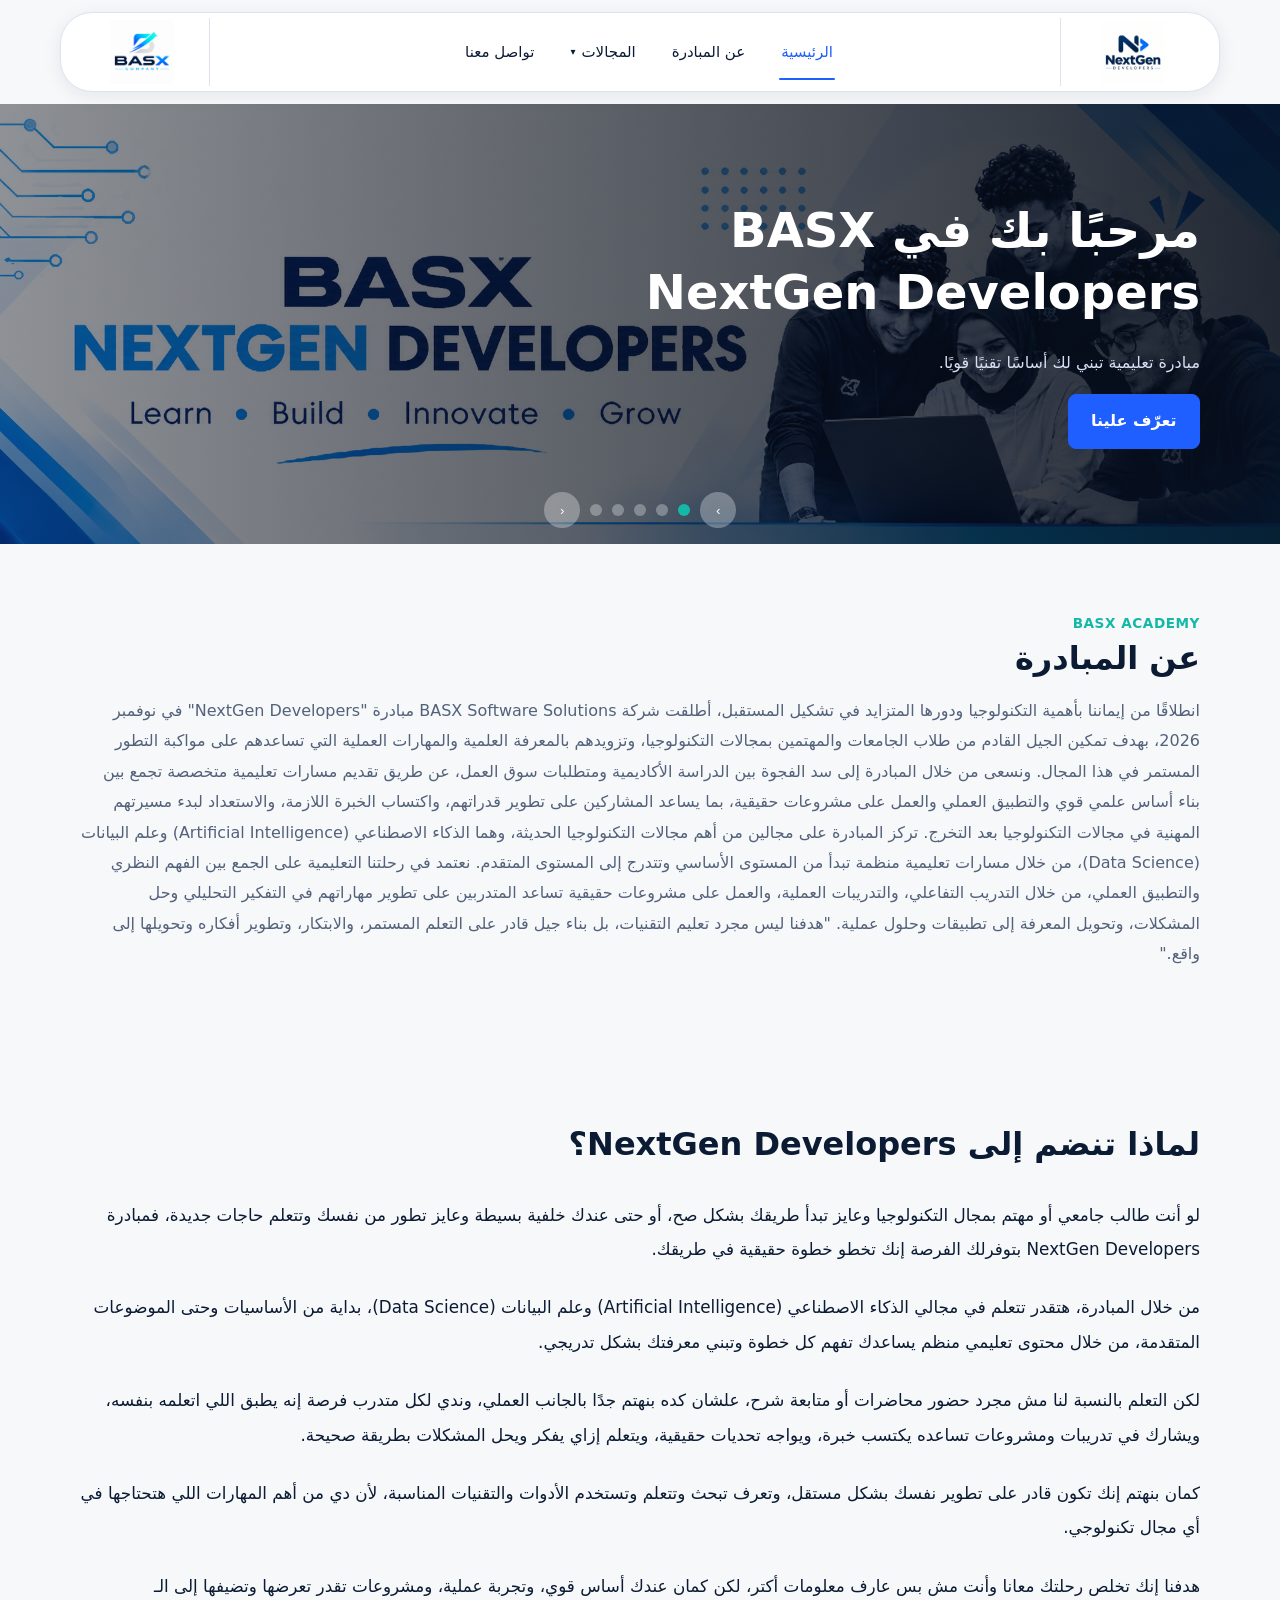
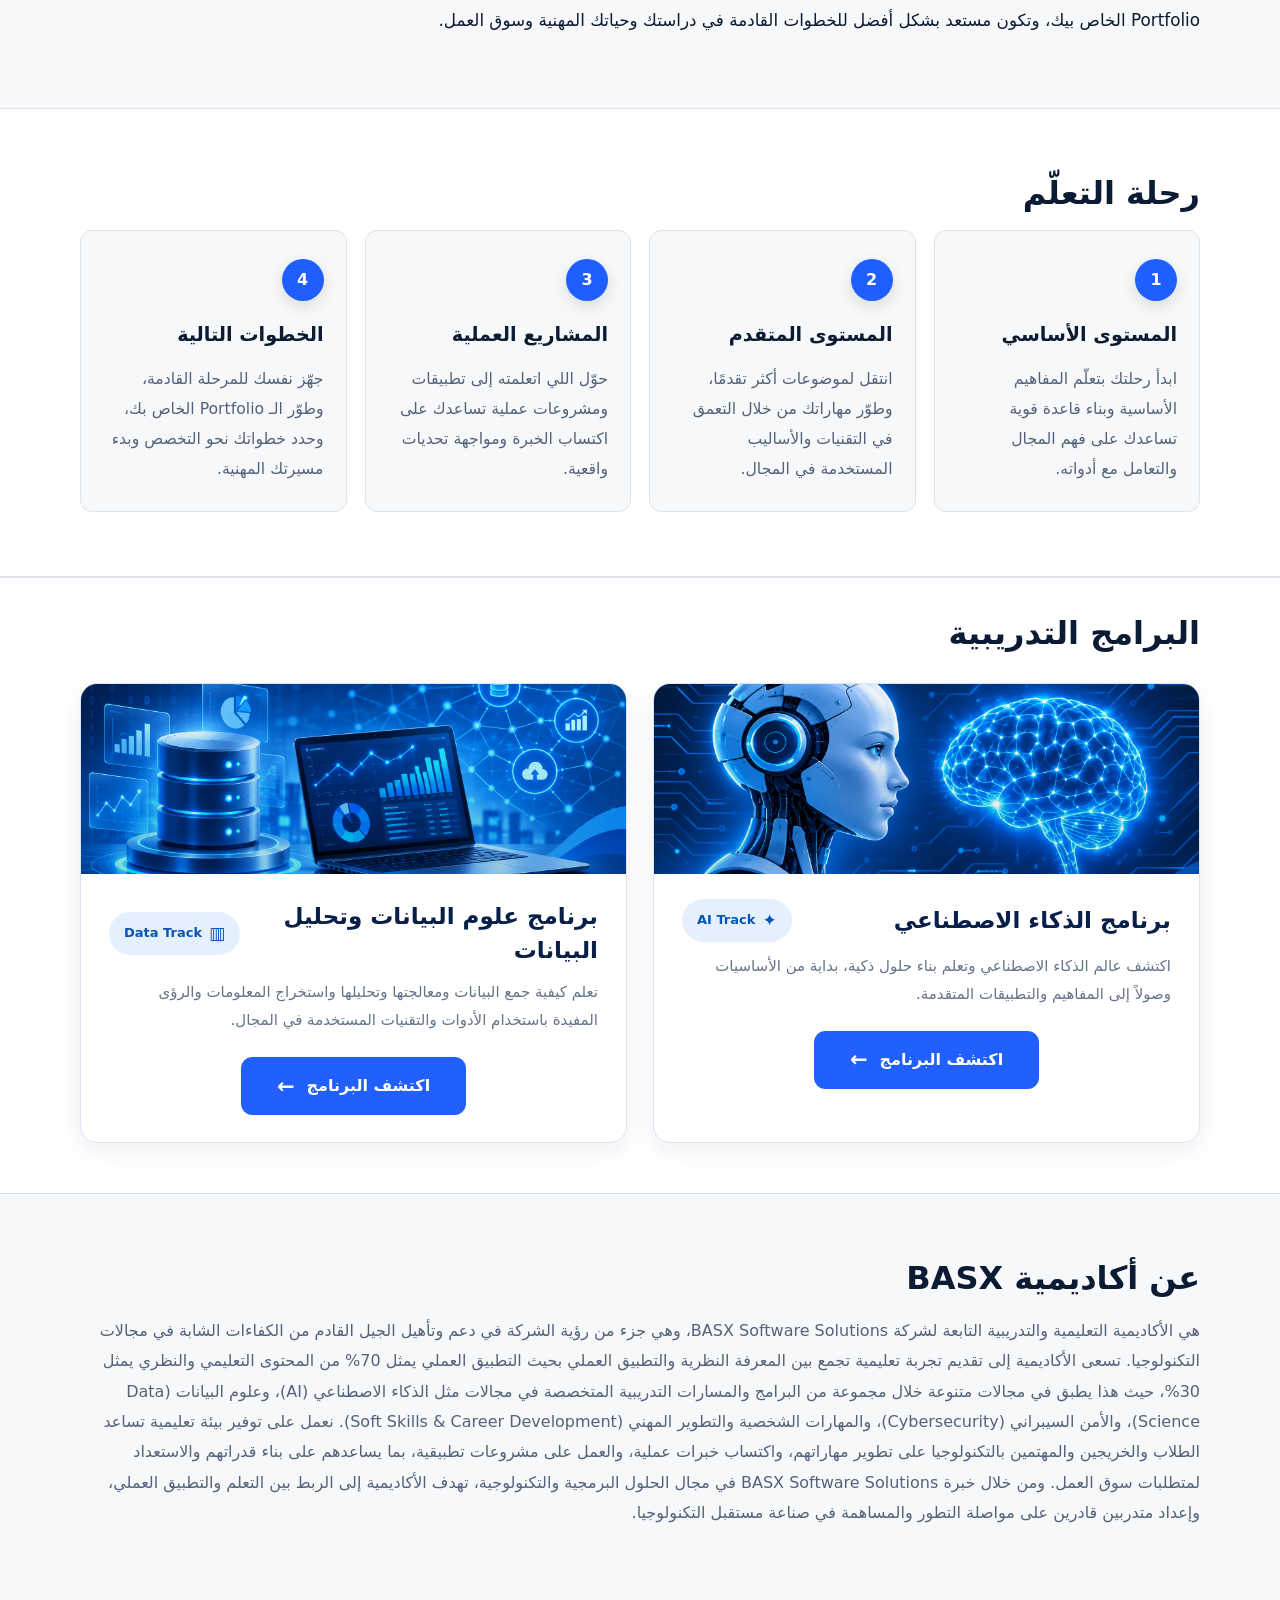
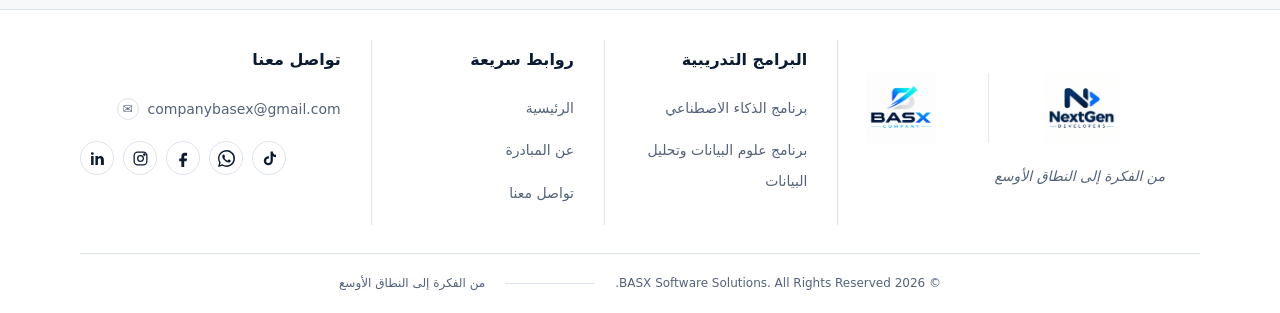
<file: index.html>
<!doctype html>
<html lang="ar" dir="rtl">

<head>
    <meta charset="utf-8" />
    <meta name="viewport" content="width=device-width, initial-scale=1" />

    <!-- Google Search Console Verification -->
    <meta name="google-site-verification" content="ضع_كود_Google_هنا" />

    <!-- Page title and description -->
    <title
      data-en="BASX NextGen Developers – Season 1 | BASX NextGen Developers">
      BASX NextGen Developers – الموسم الأول | BASX NextGen Developers
    </title>

    <meta
      name="description"
      content="مبادرة من أكاديمية BASX لتعليم الذكاء الاصطناعي وعلوم البيانات بشكل عملي."
      data-en-content="An initiative by BASX Academy for practical AI and Data Science learning." />

    <meta property="og:type" content="website" />

    <meta
      property="og:title"
      content="BASX NextGen Developers – الموسم الأول | BASX NextGen Developers" />

    <!-- Applies the saved light/dark theme before the page paints -->

    <link rel="stylesheet" href="css/style.css" />
  </head>

  <body data-page="home">

    <!-- ==================== HEADER & NAVIGATION ==================== -->
    <header>

      <div class="wrap bar">

        <!-- ==================== BASX LOGO ==================== -->
        <a
          class="logo logo-basx"
          href="index.html"
          aria-label="BASX">

          <img
            src="assets/logos/academy-logo.png"
            alt="BASX" />

        </a>

        <!-- ==================== TOOLS ==================== -->
        <div class="tools">

          <!-- Mobile Menu -->
          <button
            id="burger"
            aria-label="القائمة"
            data-en-label="Menu"
            aria-expanded="false"
            aria-controls="nav">
            ☰
          </button>

        </div>

        <!-- ==================== NAVIGATION ==================== -->
        <nav
          class="main"
          id="nav"
          aria-label="Main">

          <!-- Home -->
          <a
            href="index.html"
            aria-current="page"
            data-en="Home">
            الرئيسية
          </a>

          <!-- About -->
          <a
            href="index.html#about"
            data-en="About">
            عن المبادرة
          </a>

          <!-- Programs / Tracks Dropdown -->
          <div
            class="dd"
            id="dd">

            <button
              class="nb"
              aria-haspopup="true"
              aria-expanded="false"
              aria-controls="menu">

              <span data-en="Tracks">
                المجالات
              </span>

              <span class="dropdown-arrow">
                ▾
              </span>

            </button>

            <div
              class="menu"
              id="menu">

              <!-- Artificial Intelligence -->
              <a href="ai.html">

                <strong data-en="Artificial Intelligence Program">
                  دبلومة الذكاء الاصطناعي
                </strong>

              </a>

              <!-- Data Science -->
              <a href="data-science.html">

                <strong data-en="Data Science Program">
                  دبلومة علوم البيانات وتحليل البيانات
                </strong>

              </a>

            </div>

          </div>

          <!-- Contact -->
          <a
            href="#contact"
            data-en="Contact">
            تواصل معنا
          </a>

        </nav>

        <!-- ==================== NEXTGEN DEVELOPERS LOGO ==================== -->
        <a
          class="logo logo-nextgen"
          href="index.html"
          aria-label="NextGen Developers">

          <img
            src="assets/logos/nextgen-logo.png"
            alt="NextGen Developers" />

        </a>

      </div>

    </header>

    <main>

      <!-- ==================== HERO SLIDER ==================== -->
      <section
        class="hero"
        aria-roledescription="carousel"
        aria-label="BASX">

        <div
          class="car"
          id="car">

          <!-- Slide 1 -->
          <div
            class="slide slide-1 on"
            role="group"
            aria-label="1/5"
            aria-hidden="false">

            <div class="wrap">

              <h1 data-en="Welcome to BASX NextGen Developers">
                مرحبًا بك في BASX NextGen Developers
              </h1>

              <p
                data-en="An educational initiative that builds a strong technical foundation.">
                مبادرة تعليمية تبني لك أساسًا تقنيًا قويًا.
              </p>

              <a
                class="btn"
                href="#about"
                data-en="Learn more">
                تعرّف علينا
              </a>

            </div>

          </div>

          <!-- Slide 2 -->
          <div
            class="slide slide-2"
            role="group"
            aria-label="2/5"
            aria-hidden="true">

            <div class="wrap">

              <h1 data-en="Artificial Intelligence">
                الذكاء الاصطناعي
              </h1>

              <p data-en="From Python basics to AI applications.">
                من أساسيات بايثون إلى تطبيقات الذكاء الاصطناعي.
              </p>

              <a
                class="btn"
                href="ai.html"
                data-en="AI track">
                مسار الذكاء الاصطناعي
              </a>

            </div>

          </div>

          <!-- Slide 3 -->
          <div
            class="slide slide-3"
            role="group"
            aria-label="3/5"
            aria-hidden="true">

            <div class="wrap">

              <h1 data-en="Data Science">
                علوم البيانات
              </h1>

              <p data-en="Collect, analyze and turn data into decisions.">
                اجمع البيانات وحلّلها واستخرج منها القرارات.
              </p>

              <a
                class="btn"
                href="data-science.html"
                data-en="Data Science track">
                مسار علوم البيانات
              </a>

            </div>

          </div>

          <!-- Slide 4 -->
          <div
            class="slide slide-4"
            role="group"
            aria-label="4/5"
            aria-hidden="true">

            <div class="wrap">

              <h1 data-en="Practical Learning & Projects">
                تعلّم عملي ومشاريع
              </h1>

              <p data-en="Every level ends with a practical project.">
                كل مستوى ينتهي بمشروع تطبيقي.
              </p>

              <a
                class="btn"
                href="#journey"
                data-en="Learning journey">
                رحلة التعلّم
              </a>

            </div>

          </div>

          <!-- Slide 5 -->
          <div
            class="slide slide-5"
            role="group"
            aria-label="5/5"
            aria-hidden="true">

            <div class="wrap">

              <h1 data-en="Future Technology Skills">
                مهارات تقنية للمستقبل
              </h1>

              <p data-en="Join the NextGen Developers journey.">
                انضم إلى رحلة NextGen Developers.
              </p>

              <a
                class="btn"
                href="#tracks"
                data-en="Choose your track">
                اختر مسارك
              </a>

            </div>

          </div>

          <!-- Slider controls -->
          <div class="cc">

            <button
              id="pv"
              aria-label="السابق"
              data-en-label="Previous">
              <span class="rtl-flip">‹</span>
            </button>

            <button
              class="dot"
              data-n="0"
              aria-label="1"
              aria-current="true">
            </button>

            <button
              class="dot"
              data-n="1"
              aria-label="2"
              aria-current="false">
            </button>

            <button
              class="dot"
              data-n="2"
              aria-label="3"
              aria-current="false">
            </button>

            <button
              class="dot"
              data-n="3"
              aria-label="4"
              aria-current="false">
            </button>

            <button
              class="dot"
              data-n="4"
              aria-label="5"
              aria-current="false">
            </button>

            <button
              id="nx"
              aria-label="التالي"
              data-en-label="Next">
              <span class="rtl-flip">›</span>
            </button>

          </div>

        </div>

      </section>

      <!-- =========================================================
         1. ABOUT THE INITIATIVE
         ========================================================= -->
      <section id="about">

        <div class="wrap">

          <span class="tag">
            BASX ACADEMY
          </span>

          <h2 data-en="About the Initiative">
            عن المبادرة
          </h2>

          <p
            class="lead"
            data-en="BASX NextGen Developers is organized by BASX Academy. It focuses on AI and Data Science and helps learners build technical foundations and practical skills.">

            انطلاقًا من إيماننا بأهمية التكنولوجيا ودورها المتزايد في تشكيل
            المستقبل، أطلقت شركة BASX Software Solutions مبادرة "NextGen
            Developers" في نوفمبر 2026، بهدف تمكين الجيل القادم من طلاب الجامعات
            والمهتمين بمجالات التكنولوجيا، وتزويدهم بالمعرفة العلمية والمهارات
            العملية التي تساعدهم على مواكبة التطور المستمر في هذا المجال.

            ونسعى من خلال المبادرة إلى سد الفجوة بين الدراسة الأكاديمية ومتطلبات
            سوق العمل، عن طريق تقديم مسارات تعليمية متخصصة تجمع بين بناء أساس
            علمي
            قوي والتطبيق العملي والعمل على مشروعات حقيقية، بما يساعد المشاركين
            على تطوير قدراتهم، واكتساب الخبرة اللازمة، والاستعداد لبدء مسيرتهم
            المهنية في مجالات التكنولوجيا بعد التخرج.

            تركز المبادرة على مجالين من أهم مجالات التكنولوجيا الحديثة، وهما
            الذكاء الاصطناعي (Artificial Intelligence) وعلم البيانات
            (Data Science)، من خلال مسارات تعليمية منظمة تبدأ من المستوى الأساسي
            وتتدرج إلى المستوى المتقدم.

            نعتمد في رحلتنا التعليمية على الجمع بين الفهم النظري والتطبيق
            العملي،
            من خلال التدريب التفاعلي، والتدريبات العملية، والعمل على مشروعات
            حقيقية تساعد المتدربين على تطوير مهاراتهم في التفكير التحليلي وحل
            المشكلات، وتحويل المعرفة إلى تطبيقات وحلول عملية.

            "هدفنا ليس مجرد تعليم التقنيات، بل بناء جيل قادر على التعلم المستمر،
            والابتكار، وتطوير أفكاره وتحويلها إلى واقع."

          </p>

        </div>

      </section>

      <!-- =========================================================
         2. WHY JOIN
         ========================================================= -->
      <section class="why-join">

        <div class="wrap">

          <h2 data-en="Why Join NextGen Developers?">
            لماذا تنضم إلى NextGen Developers؟
          </h2>

          <div class="why-card">

            <p class="lead">
              لو أنت طالب جامعي أو مهتم بمجال التكنولوجيا وعايز تبدأ طريقك بشكل
              صح، أو حتى عندك خلفية بسيطة وعايز تطور من نفسك وتتعلم حاجات جديدة،
              فمبادرة NextGen Developers بتوفرلك الفرصة إنك تخطو خطوة حقيقية في
              طريقك.
            </p>

            <p class="lead">
              من خلال المبادرة، هتقدر تتعلم في مجالي الذكاء الاصطناعي
              (Artificial Intelligence) وعلم البيانات (Data Science)، بداية من
              الأساسيات وحتى الموضوعات المتقدمة، من خلال محتوى تعليمي منظم
              يساعدك تفهم كل خطوة وتبني معرفتك بشكل تدريجي.
            </p>

            <p class="lead">
              لكن التعلم بالنسبة لنا مش مجرد حضور محاضرات أو متابعة شرح، علشان
              كده بنهتم جدًا بالجانب العملي، وندي لكل متدرب فرصة إنه يطبق اللي
              اتعلمه بنفسه، ويشارك في تدريبات ومشروعات تساعده يكتسب خبرة، ويواجه
              تحديات حقيقية، ويتعلم إزاي يفكر ويحل المشكلات بطريقة صحيحة.
            </p>

            <p class="lead">
              كمان بنهتم إنك تكون قادر على تطوير نفسك بشكل مستقل، وتعرف تبحث
              وتتعلم وتستخدم الأدوات والتقنيات المناسبة، لأن دي من أهم المهارات
              اللي هتحتاجها في أي مجال تكنولوجي.
            </p>

            <p class="lead">
              هدفنا إنك تخلص رحلتك معانا وأنت مش بس عارف معلومات أكتر، لكن كمان
              عندك أساس قوي، وتجربة عملية، ومشروعات تقدر تعرضها وتضيفها إلى
              الـ Portfolio الخاص بيك، وتكون مستعد بشكل أفضل للخطوات القادمة
              في دراستك وحياتك المهنية وسوق العمل.
            </p>

          </div>

        </div>

      </section>

      <!-- =========================================================
         3. LEARNING JOURNEY
         ========================================================= -->
      <section id="journey" class="sub">

        <div class="wrap">

          <h2 data-en="Learning Journey">
            رحلة التعلّم
          </h2>

          <ol class="steps">

            <!-- Step 1 -->
            <li>

              <div class="step-number">
                1
              </div>

              <div class="step-content">

                <h3 data-en="Basic Level">
                  المستوى الأساسي
                </h3>

                <p
                  data-en="Start your journey by learning the basic concepts and building a strong foundation that helps you understand the field and work with its tools.">

                  ابدأ رحلتك بتعلّم المفاهيم الأساسية وبناء قاعدة قوية تساعدك
                  على فهم المجال والتعامل مع أدواته.

                </p>

              </div>

            </li>

            <!-- Step 2 -->
            <li>

              <div class="step-number">
                2
              </div>

              <div class="step-content">

                <h3 data-en="Advanced Level">
                  المستوى المتقدم
                </h3>

                <p
                  data-en="Move on to more advanced topics and develop your skills by going deeper into the technologies and methods used in the field.">

                  انتقل لموضوعات أكثر تقدمًا، وطوّر مهاراتك من خلال التعمق في
                  التقنيات والأساليب المستخدمة في المجال.

                </p>

              </div>

            </li>

            <!-- Step 3 -->
            <li>

              <div class="step-number">
                3
              </div>

              <div class="step-content">

                <h3 data-en="Practical Projects">
                  المشاريع العملية
                </h3>

                <p
                  data-en="Turn what you have learned into practical applications and projects that help you gain experience and face real-world challenges.">

                  حوّل اللي اتعلمته إلى تطبيقات ومشروعات عملية تساعدك على اكتساب
                  الخبرة ومواجهة تحديات واقعية.

                </p>

              </div>

            </li>

            <!-- Step 4 -->
            <li>

              <div class="step-number">
                4
              </div>

              <div class="step-content">

                <h3 data-en="Next Steps">
                  الخطوات التالية
                </h3>

                <p
                  data-en="Prepare yourself for the next stage, develop your portfolio, and define your path toward specialization and starting your professional career.">

                  جهّز نفسك للمرحلة القادمة، وطوّر الـ Portfolio الخاص بك، وحدد
                  خطواتك نحو التخصص وبدء مسيرتك المهنية.

                </p>

              </div>

            </li>

          </ol>

        </div>

      </section>

      <!-- =========================================================
         4. TRAINING PROGRAMS
         ========================================================= -->
      <section
        id="tracks"
        class="sub tracks-section">

        <div class="wrap">

          <h2 data-en="Training Programs">
            البرامج التدريبية
          </h2>

          <div class="grid g2 tracks-grid">

            <!-- ==================== AI TRACK ==================== -->
            <article class="card tcard">

              <div class="art ai-bg">

                <img
                  src="assets/images/ai.jpg"
                  alt="Artificial Intelligence" />

              </div>

              <div class="in">

                <div class="track-card-head">

                  <h3 data-en="Artificial Intelligence">
                    برنامج الذكاء الاصطناعي
                  </h3>

                  <span class="track-badge ai-badge">

                    <span class="badge-icon">
                      ✦
                    </span>

                    AI Track

                  </span>

                </div>

                <p
                  class="lead"
                  data-en="Discover the world of Artificial Intelligence and learn to build smart solutions, starting with the fundamentals and moving toward advanced applications.">

                  اكتشف عالم الذكاء الاصطناعي وتعلم بناء حلول ذكية،
                  بداية من الأساسيات وصولاً إلى المفاهيم والتطبيقات المتقدمة.

                </p>

                <a
                  class="btn track-btn"
                  href="ai.html">

                  <span data-en="Explore Program">
                    اكتشف البرنامج
                  </span>

                  <span class="rtl-flip">
                    →
                  </span>

                </a>

              </div>

            </article>

            <!-- ==================== DATA SCIENCE TRACK ==================== -->
            <article class="card tcard">

              <div class="art ds-bg">

                <img
                  src="assets/images/data-science.jpg"
                  alt="Data Science" />

              </div>

              <div class="in">

                <div class="track-card-head">

                  <h3 data-en="Data Science">
                    برنامج علوم البيانات وتحليل البيانات
                  </h3>

                  <span class="track-badge data-badge">

                    <span class="badge-icon">
                      ▥
                    </span>

                    Data Track

                  </span>

                </div>

                <p
                  class="lead"
                  data-en="Learn how to collect, process, analyze and visualize data to extract meaningful insights and discover the tools used in the industry.">

                  تعلم كيفية جمع البيانات ومعالجتها وتحليلها
                  واستخراج المعلومات والرؤى المفيدة باستخدام الأدوات
                  والتقنيات المستخدمة في المجال.

                </p>

                <a
                  class="btn track-btn"
                  href="data-science.html">

                  <span data-en="Explore Program">
                    اكتشف البرنامج
                  </span>

                  <span class="rtl-flip">
                    →
                  </span>

                </a>

              </div>

            </article>

          </div>

        </div>

      </section>

      <!-- =========================================================
         5. ABOUT BASX ACADEMY
         ========================================================= -->
      <section>

        <div class="wrap">

          <h2 data-en="About BASX Academy">
            عن أكاديمية BASX
          </h2>

          <p
            class="lead"
            data-en="BASX Academy is the educational division of BASX Software Solutions, focused on practical technical education and industry-oriented skills.">

            هي الأكاديمية التعليمية والتدريبية التابعة لشركة BASX Software
            Solutions، وهي جزء من رؤية الشركة في دعم وتأهيل الجيل القادم من
            الكفاءات الشابة في مجالات التكنولوجيا.

            تسعى الأكاديمية إلى تقديم تجربة تعليمية تجمع بين المعرفة النظرية
            والتطبيق العملي بحيث التطبيق العملي يمثل 70% من المحتوى التعليمي
            والنظري يمثل 30%، حيث هذا يطبق في مجالات متنوعة خلال مجموعة من
            البرامج والمسارات التدريبية المتخصصة في مجالات مثل الذكاء الاصطناعي
            (AI)، وعلوم البيانات (Data Science)، والأمن السيبراني
            (Cybersecurity)، والمهارات الشخصية والتطوير المهني
            (Soft Skills & Career Development).

            نعمل على توفير بيئة تعليمية تساعد الطلاب والخريجين والمهتمين
            بالتكنولوجيا على تطوير مهاراتهم، واكتساب خبرات عملية، والعمل على
            مشروعات تطبيقية، بما يساعدهم على بناء قدراتهم والاستعداد لمتطلبات
            سوق العمل.

            ومن خلال خبرة BASX Software Solutions في مجال الحلول البرمجية
            والتكنولوجية، تهدف الأكاديمية إلى الربط بين التعلم والتطبيق العملي،
            وإعداد متدربين قادرين على مواصلة التطور والمساهمة في صناعة مستقبل
            التكنولوجيا.

          </p>

        </div>

      </section>

      <!-- =========================================================
         FOOTER
         ========================================================= -->
      <footer
        id="contact"
        class="site-footer">

        <div class="wrap">

          <div class="footer-main">

            <!-- BRAND -->
            <div class="footer-brand">

              <div class="brand-logos">

                <!-- BASX / Academy Logo -->
                <img
                  src="assets/logos/academy-logo.png"
                  alt="BASX"
                  class="footer-logo footer-logo-basx" />

                <div class="brand-divider"></div>

                <!-- NextGen Developers Logo -->
                <img
                  src="assets/logos/nextgen-logo.png"
                  alt="NextGen Developers"
                  class="footer-logo footer-logo-nextgen" />

              </div>

              <p
                class="footer-tagline"
                data-en="From Idea to Scale.">

                من الفكرة إلى النطاق الأوسع

              </p>

            </div>

            <!-- TRAINING PROGRAMS -->
            <div class="footer-column">

              <h4 data-en="Training Programs">
                البرامج التدريبية
              </h4>

              <ul>

                <li>

                  <a
                    href="ai.html"
                    data-en="Artificial Intelligence Program">

                    برنامج الذكاء الاصطناعي

                  </a>

                </li>

                <li>

                  <a
                    href="data-science.html"
                    data-en="Data Science Program">

                    برنامج علوم البيانات وتحليل البيانات

                  </a>

                </li>

              </ul>

            </div>

            <!-- QUICK LINKS -->
            <div class="footer-column">

              <h4 data-en="Quick Links">
                روابط سريعة
              </h4>

              <ul>

                <li>

                  <a
                    href="index.html"
                    data-en="Home">

                    الرئيسية

                  </a>

                </li>

                <li>

                  <a
                    href="index.html#about"
                    data-en="About">

                    عن المبادرة

                  </a>

                </li>

                <li>

                  <a
                    href="#contact"
                    data-en="Contact">

                    تواصل معنا

                  </a>

                </li>

              </ul>

            </div>

            <!-- CONTACT -->
            <div class="footer-column footer-contact">

              <h4 data-en="Contact Us">
                تواصل معنا
              </h4>

              <!-- EMAIL -->
              <a
                class="footer-email"
                href="mailto:companybasex@gmail.com">

                <span class="contact-icon">
                  ✉
                </span>

                <span>
                  companybasex@gmail.com
                </span>

              </a>

              <!-- SOCIAL MEDIA -->
              <div class="social-links">

                <!-- LinkedIn -->
                <a
                  href="https://www.linkedin.com/company/135297498/"
                  target="_blank"
                  rel="noopener noreferrer"
                  aria-label="LinkedIn"
                  title="LinkedIn">

                  <svg viewBox="0 0 24 24">

                    <path
                      d="M6.5 8.5H3V21h3.5V8.5ZM4.75 3A2.05 2.05 0 1 0 4.75 7.1 2.05 2.05 0 0 0 4.75 3ZM21 13.85C21 10.08 19 8.33 16.3 8.33c-2.2 0-3.18 1.2-3.73 2.05V8.5H9.1V21h3.47v-6.18c0-1.63.3-3.15 2.3-3.15 1.97 0 2 1.8 2 3.26V21H21v-7.15Z" />

                  </svg>

                </a>

                <!-- Instagram -->
                <a
                  href="https://www.instagram.com/basx.academy"
                  target="_blank"
                  rel="noopener noreferrer"
                  aria-label="Instagram"
                  title="Instagram">

                  <svg viewBox="0 0 24 24">

                    <rect
                      x="3"
                      y="3"
                      width="18"
                      height="18"
                      rx="5">
                    </rect>

                    <circle
                      cx="12"
                      cy="12"
                      r="4">
                    </circle>

                    <circle
                      cx="17.5"
                      cy="6.5"
                      r="1">
                    </circle>

                  </svg>

                </a>

                <!-- Facebook -->
                <a
                  href="https://www.facebook.com/BasxAcademy"
                  target="_blank"
                  rel="noopener noreferrer"
                  aria-label="Facebook"
                  title="Facebook">

                  <svg viewBox="0 0 24 24">

                    <path
                      d="M14 8h3V4h-3c-3.3 0-5 2-5 5v3H6v4h3v8h4v-8h3.2l.8-4H13V9c0-.7.3-1 1-1Z" />

                  </svg>

                </a>

                <!-- WhatsApp -->
                <a
                  href="https://wa.me/201272132255"
                  target="_blank"
                  rel="noopener noreferrer"
                  aria-label="WhatsApp"
                  title="WhatsApp">

                  <svg viewBox="0 0 24 24">

                    <path
                      d="M20.5 3.5A11.9 11.9 0 0 0 12.05 0C5.45 0 .08 5.36.08 11.97c0 2.1.55 4.16 1.59 5.98L0 24l6.2-1.62a11.9 11.9 0 0 0 5.84 1.53h.01c6.6 0 11.95-5.37 11.95-11.97 0-3.2-1.24-6.2-3.5-8.44ZM12.05 21.8c-1.83 0-3.62-.49-5.18-1.42l-.37-.22-3.68.96.98-3.59-.24-.37a9.83 9.83 0 0 1-1.51-5.2c0-5.41 4.4-9.81 9.82-9.81 2.62 0 5.08 1.02 6.93 2.87a9.76 9.76 0 0 1 2.88 6.94c0 5.42-4.4 9.84-9.81 9.84Zm5.39-7.37c-.3-.15-1.75-.86-2.02-.96-.27-.1-.47-.15-.67.15-.2.3-.76.96-.94 1.16-.17.2-.35.22-.65.07-.3-.15-1.25-.46-2.39-1.48-.88-.78-1.48-1.75-1.65-2.05-.17-.3-.02-.46.13-.61.14-.14.3-.35.45-.52.15-.17.2-.3.3-.5.1-.2.05-.37-.02-.52-.07-.15-.67-1.62-.92-2.22-.24-.58-.49-.5-.67-.51h-.57c-.2 0-.52.07-.79.37-.27.3-1.03 1.01-1.03 2.47s1.05 2.87 1.2 3.07c.15.2 2.07 3.16 5.02 4.43.7.3 1.25.48 1.68.61.7.22 1.33.19 1.83.11.56-.08 1.75-.72 2-1.42.25-.7.25-1.3.17-1.42-.07-.12-.27-.2-.57-.35Z" />

                  </svg>

                </a>

                <!-- TikTok -->
                <a
                  href="https://www.tiktok.com/@basx59"
                  target="_blank"
                  rel="noopener noreferrer"
                  aria-label="TikTok"
                  title="TikTok">

                  <svg viewBox="0 0 24 24">

                    <path
                      d="M16.7 2h-3.2v13.2a3.1 3.1 0 1 1-2.3-3v-3.3a6.4 6.4 0 1 0 5.5 6.3V8.7c1.3.9 2.8 1.4 4.5 1.4V6.8c-2.5-.1-4.3-1.8-4.5-4.8Z" />

                  </svg>

                </a>

              </div>

            </div>

          </div>

          <!-- FOOTER BOTTOM -->
          <div class="footer-bottom">

            <span>
              © 2026 BASX Software Solutions. All Rights Reserved.
            </span>

            <span class="footer-bottom-line"></span>

            <span>
              من الفكرة إلى النطاق الأوسع
            </span>

          </div>

        </div>

      </footer>

      <noscript>
        Please enable JavaScript. / يرجى تفعيل جافاسكريبت.
      </noscript>

      <script src="js/main.js"></script>

    </main>

  </body>

</html>
</file>
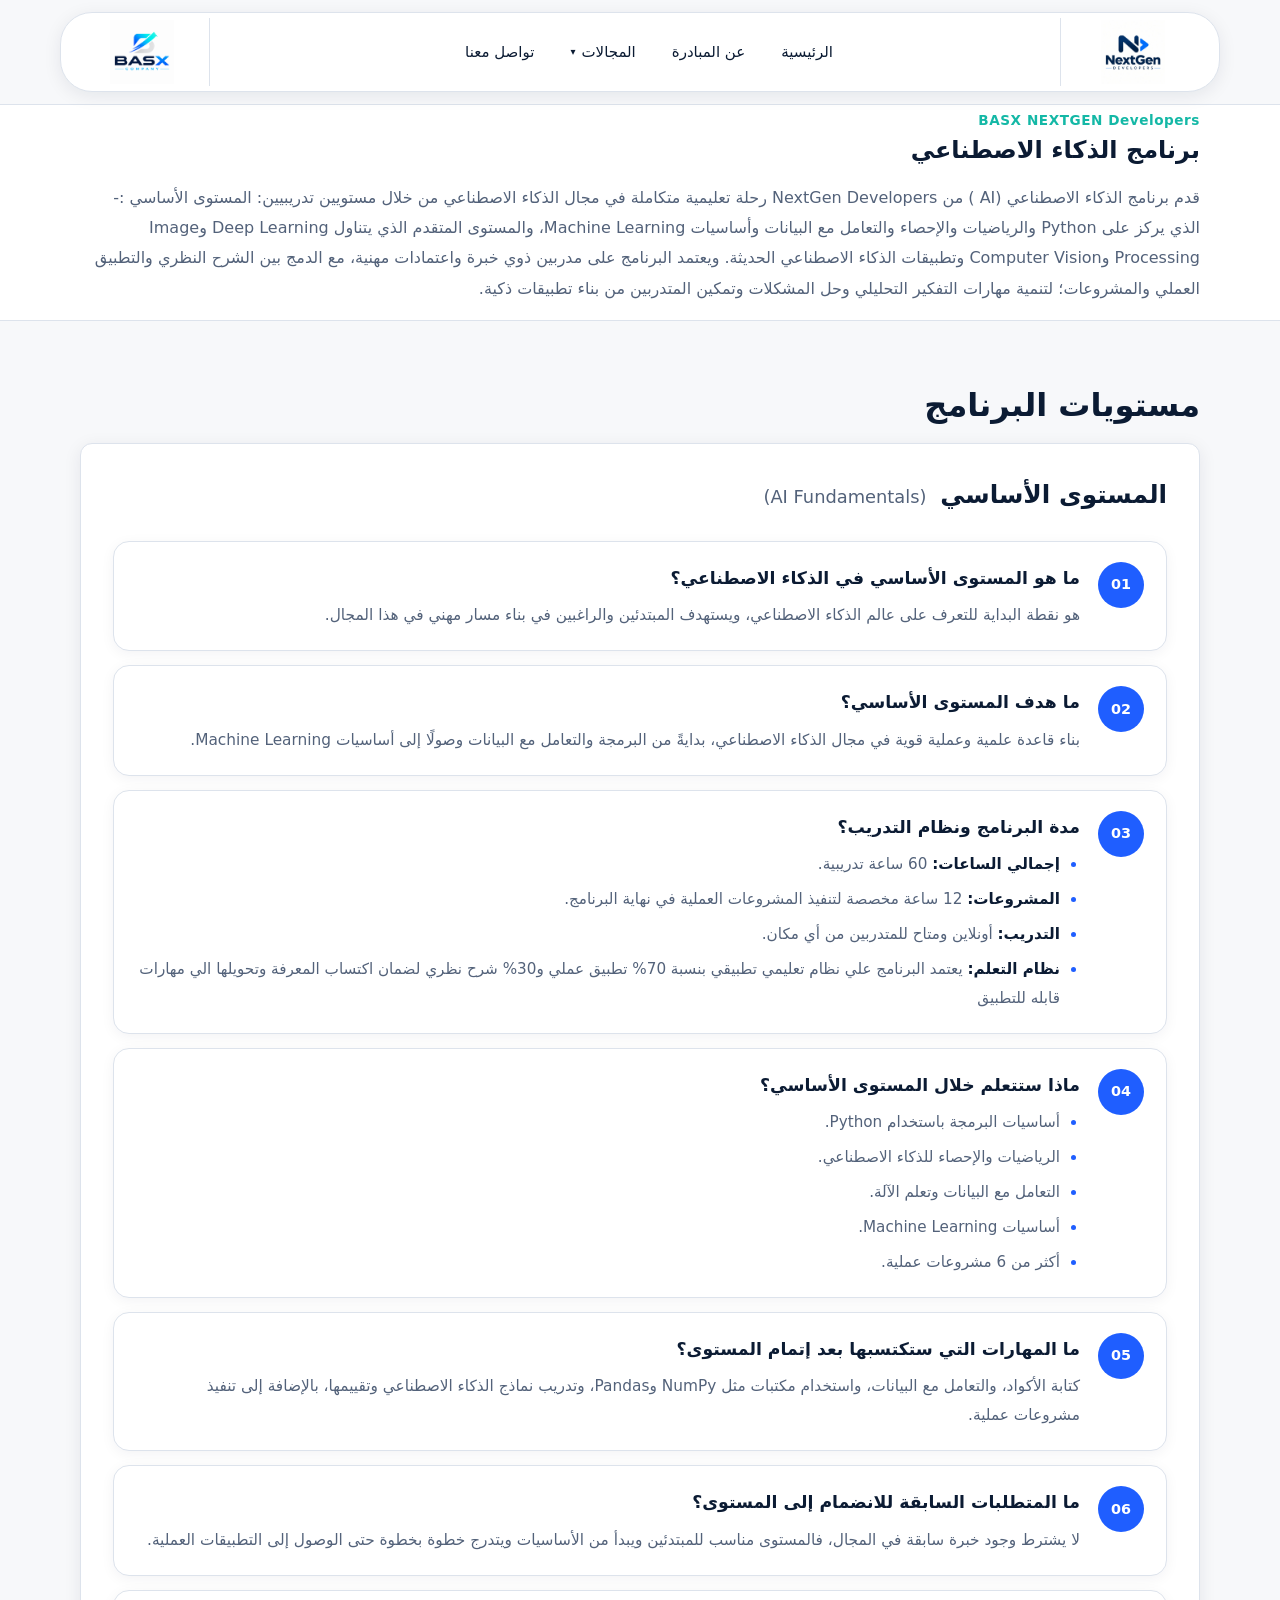
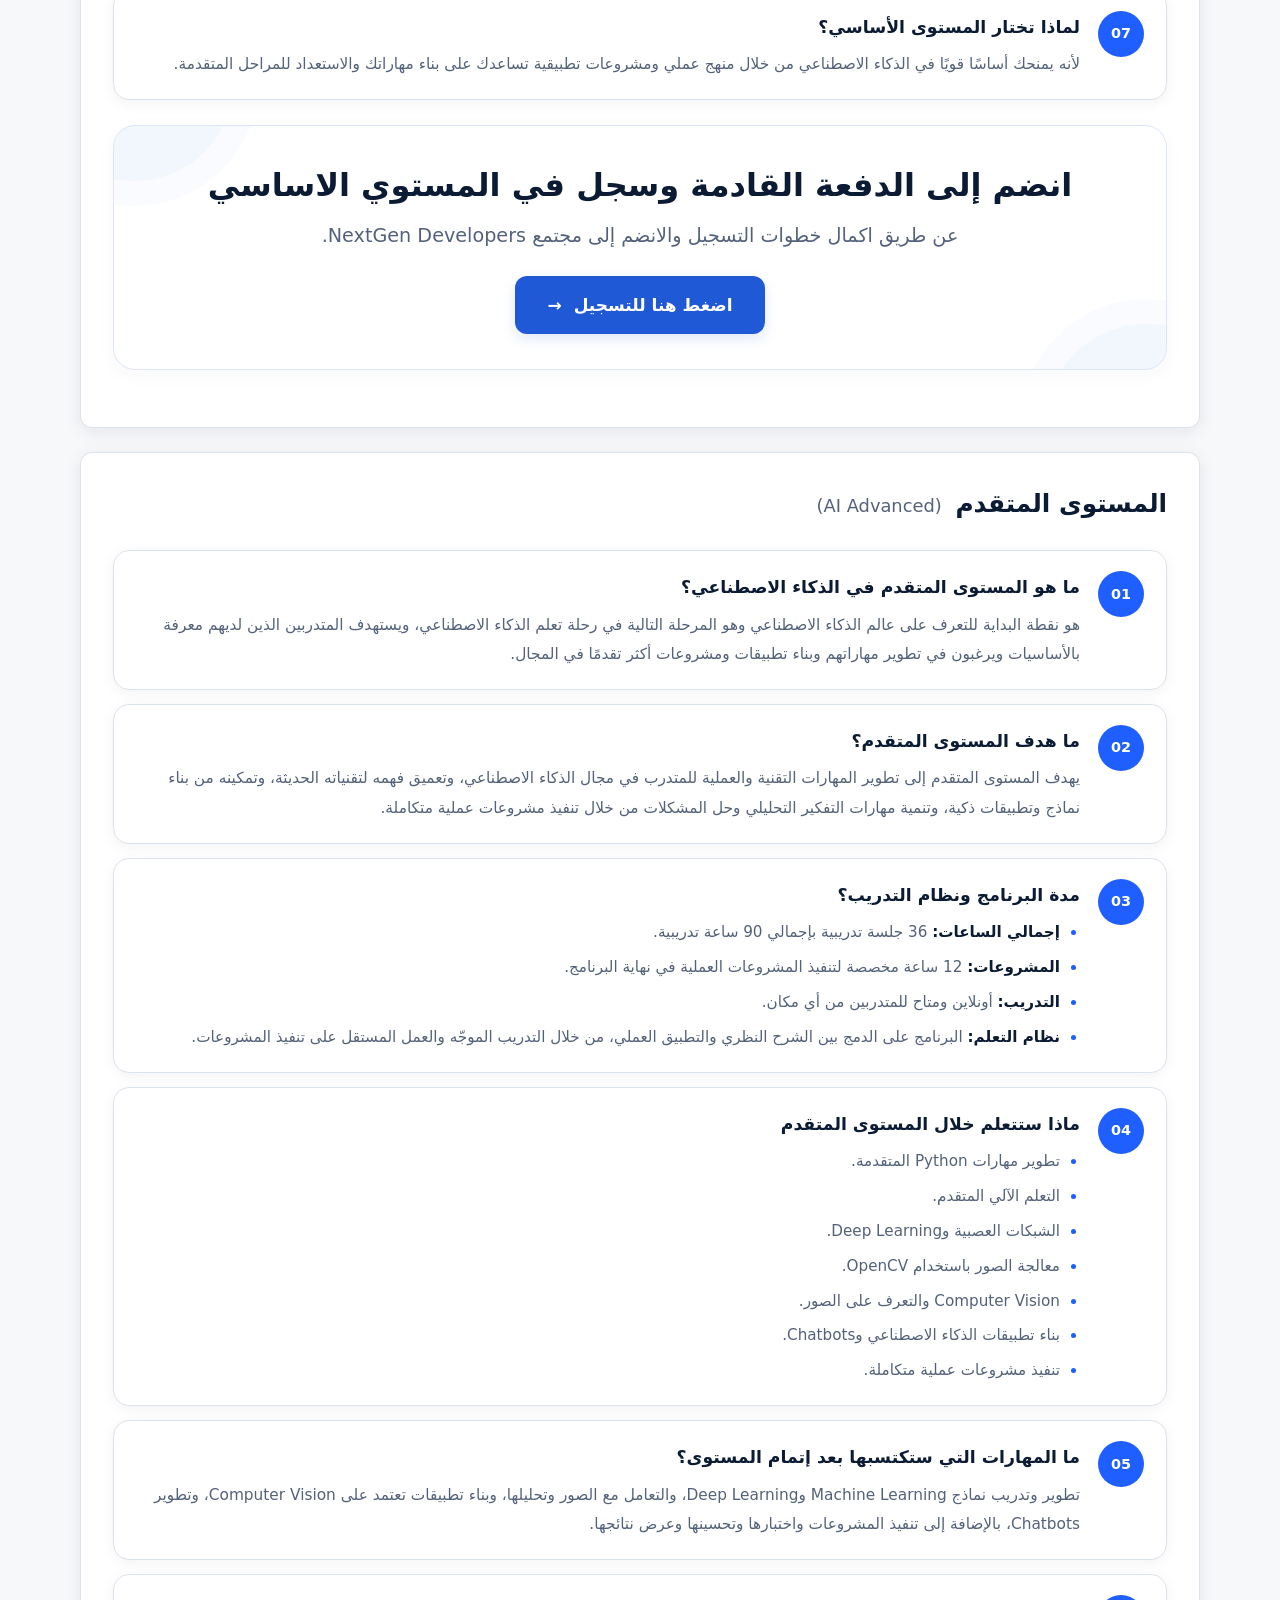
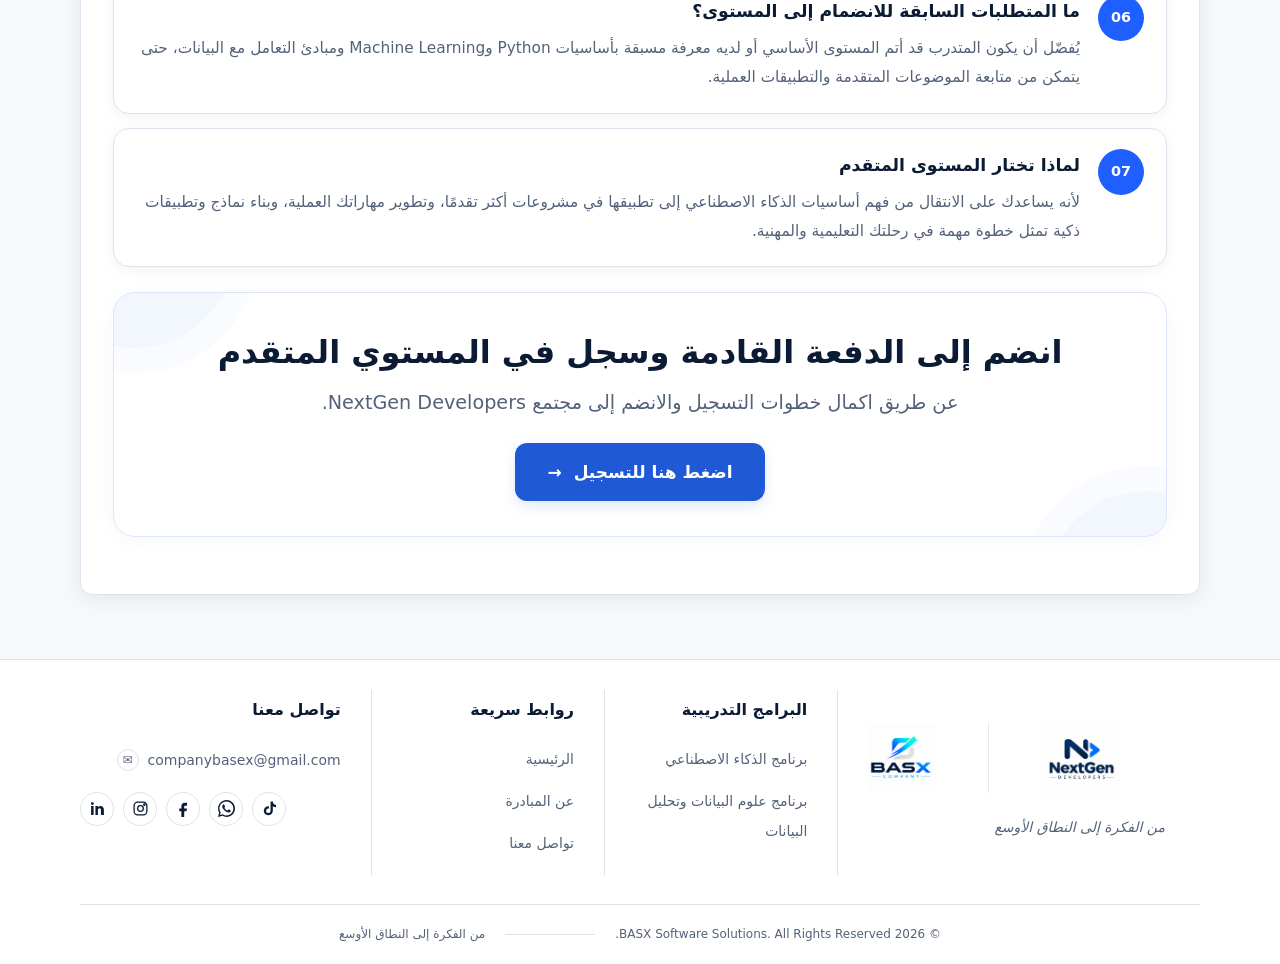
<file: ai.html>
<!doctype html>
<html lang="ar" dir="rtl">
  <head>
    <meta charset="utf-8" />

    <meta name="viewport" content="width=device-width, initial-scale=1" />

    <!-- Page title and description -->
    <title data-en="AI Ambassadors Program | BASX NextGen Developers">
      برنامج الذكاء الاصطناعي | BASX NextGen Developers
    </title>

    <meta
      name="description"
      content="رحلة تعليمية منظمة تعرّف المتعلمين بالذكاء الاصطناعي، وتساعدهم على تطوير أساسيات البرمجة وفهم تقنيات الذكاء الاصطناعي الحديثة وتطبيق المعرفة عبر مشاريع عملية."
      data-en-content="A structured educational journey introducing learners to Artificial Intelligence and helping them develop programming foundations, understand modern AI technologies, and apply their knowledge through practical projects." />

    <meta property="og:type" content="website" />

    <meta
      property="og:title"
      content="برنامج الذكاء الاصطناعي | BASX NextGen Developers" />

    <!-- Applies the saved light/dark theme before the page paints -->

    <link rel="stylesheet" href="css/style.css" />
  </head>

  <body data-page="ai">
    <!-- =========================================================
         HEADER & NAVIGATION
         ========================================================= -->

    <header>
      <div class="wrap bar">
        <!-- ==================== BASX LOGO ==================== -->

        <a class="logo logo-basx" href="index.html" aria-label="BASX">
          <img src="assets/logos/academy-logo.png" alt="BASX" />
        </a>

        <!-- ==================== TOOLS ==================== -->

        <div class="tools">

          <!-- Mobile Menu -->

          <button
            id="burger"
            aria-label="القائمة"
            data-en-label="Menu"
            aria-expanded="false"
            aria-controls="nav">
            ☰
          </button>
        </div>

        <!-- ==================== NAVIGATION ==================== -->

        <nav class="main" id="nav" aria-label="Main">
          <!-- Home -->

          <a href="index.html" data-en="Home"> الرئيسية </a>

          <!-- About -->

          <a href="index.html#about" data-en="About"> عن المبادرة </a>

          <!-- Programs / Tracks Dropdown -->

          <div class="dd" id="dd">
            <button
              class="nb"
              aria-haspopup="true"
              aria-expanded="false"
              aria-controls="menu">
              <span data-en="Tracks"> المجالات </span>

              <span class="dropdown-arrow"> ▾ </span>
            </button>

            <div class="menu" id="menu">
              <!-- Artificial Intelligence -->

              <a href="ai.html">
                <strong data-en="Artificial Intelligence Program">
                  دبلومة الذكاء الاصطناعي
                </strong>
              </a>

              <!-- Data Science -->

              <a href="data-science.html">
                <strong data-en="Data Science Program">
                  دبلومة علوم البيانات وتحليل البيانات
                </strong>
              </a>
            </div>
          </div>

          <!-- Contact -->

          <a href="#contact" data-en="Contact"> تواصل معنا </a>
        </nav>

        <!-- ==================== NEXTGEN DEVELOPERS LOGO ==================== -->

        <a
          class="logo logo-nextgen"
          href="index.html"
          aria-label="NextGen Developers">
          <img src="assets/logos/nextgen-logo.png" alt="NextGen Developers" />
        </a>
      </div>
    </header>

    <main>
      <!-- =========================================================
           TRACK INTRO
           ========================================================= -->

      <section class="hero sub track-hero">
        <div class="wrap">
          <span class="tag"> BASX NEXTGEN Developers </span>

          <h1 data-en="AI Ambassadors Program">برنامج الذكاء الاصطناعي</h1>

          <p
            class="lead"
            data-en="A structured educational journey introducing learners to Artificial Intelligence and helping them develop programming foundations, understand modern AI technologies, and apply their knowledge through practical projects.">
            قدم برنامج الذكاء الاصطناعي (AI ) من NextGen Developers رحلة تعليمية
            متكاملة في مجال الذكاء الاصطناعي من خلال مستويين تدريبيين: المستوى
            الأساسي :- الذي يركز على Python والرياضيات والإحصاء والتعامل مع
            البيانات وأساسيات Machine Learning، والمستوى المتقدم الذي يتناول
            Deep Learning وImage Processing وComputer Vision وتطبيقات الذكاء
            الاصطناعي الحديثة. ويعتمد البرنامج على مدربين ذوي خبرة واعتمادات
            مهنية، مع الدمج بين الشرح النظري والتطبيق العملي والمشروعات؛ لتنمية
            مهارات التفكير التحليلي وحل المشكلات وتمكين المتدربين من بناء
            تطبيقات ذكية.
          </p>
        </div>
      </section>

      <!-- =========================================================
     PROGRAM LEVELS
     ========================================================= -->

      <section class="program-levels">
        <div class="wrap">
          <h2 data-en="Program Levels">مستويات البرنامج</h2>

          <div class="levels">
            <!-- ==================== BASIC LEVEL ==================== -->
            <article class="card lv">
              <!-- ==================== LEVEL TITLE ==================== -->
              <div class="level-title">
                <h3 data-en="Basic Level">
                  المستوى الأساسي <span>(AI Fundamentals)</span>
                </h3>
              </div>

              <!-- ==================== LEVEL QUESTIONS ==================== -->
              <div class="level-questions">
                <!-- 01 -->
                <div class="level-question">
                  <div class="question-number">01</div>

                  <div class="question-content">
                    <h4>ما هو المستوى الأساسي في الذكاء الاصطناعي؟</h4>

                    <p>
                      هو نقطة البداية للتعرف على عالم الذكاء الاصطناعي، ويستهدف
                      المبتدئين والراغبين في بناء مسار مهني في هذا المجال.
                    </p>
                  </div>
                </div>

                <!-- 02 -->
                <div class="level-question">
                  <div class="question-number">02</div>

                  <div class="question-content">
                    <h4>ما هدف المستوى الأساسي؟</h4>

                    <p>
                      بناء قاعدة علمية وعملية قوية في مجال الذكاء الاصطناعي،
                      بدايةً من البرمجة والتعامل مع البيانات وصولًا إلى أساسيات
                      Machine Learning.
                    </p>
                  </div>
                </div>

                <!-- 03 -->
                <div class="level-question">
                  <div class="question-number">03</div>

                  <div class="question-content">
                    <h4>مدة البرنامج ونظام التدريب؟</h4>

                    <ul>
                      <li>
                        <strong>إجمالي الساعات:</strong>
                        60 ساعة تدريبية.
                      </li>

                      <li>
                        <strong>المشروعات:</strong>
                        12 ساعة مخصصة لتنفيذ المشروعات العملية في نهاية
                        البرنامج.
                      </li>

                      <li>
                        <strong>التدريب:</strong>
                        أونلاين ومتاح للمتدربين من أي مكان.
                      </li>

                      <li>
                        <strong>نظام التعلم:</strong>
                        يعتمد البرنامج علي نظام تعليمي تطبيقي بنسبة 70% تطبيق
                        عملي و30% شرح نظري لضمان اكتساب المعرفة وتحويلها الي
                        مهارات قابله للتطبيق
                      </li>
                    </ul>
                  </div>
                </div>

                <!-- 04 -->
                <div class="level-question">
                  <div class="question-number">04</div>

                  <div class="question-content">
                    <h4>ماذا ستتعلم خلال المستوى الأساسي؟</h4>

                    <ul>
                      <li>أساسيات البرمجة باستخدام Python.</li>

                      <li>الرياضيات والإحصاء للذكاء الاصطناعي.</li>

                      <li>التعامل مع البيانات وتعلم الآلة.</li>

                      <li>أساسيات Machine Learning.</li>

                      <li>أكثر من 6 مشروعات عملية.</li>
                    </ul>
                  </div>
                </div>

                <!-- 05 -->
                <div class="level-question">
                  <div class="question-number">05</div>

                  <div class="question-content">
                    <h4>ما المهارات التي ستكتسبها بعد إتمام المستوى؟</h4>

                    <p>
                      كتابة الأكواد، والتعامل مع البيانات، واستخدام مكتبات مثل
                      NumPy وPandas، وتدريب نماذج الذكاء الاصطناعي وتقييمها،
                      بالإضافة إلى تنفيذ مشروعات عملية.
                    </p>
                  </div>
                </div>

                <!-- 06 -->
                <div class="level-question">
                  <div class="question-number">06</div>

                  <div class="question-content">
                    <h4>ما المتطلبات السابقة للانضمام إلى المستوى؟</h4>

                    <p>
                      لا يشترط وجود خبرة سابقة في المجال، فالمستوى مناسب
                      للمبتدئين ويبدأ من الأساسيات ويتدرج خطوة بخطوة حتى الوصول
                      إلى التطبيقات العملية.
                    </p>
                  </div>
                </div>

                <!-- 07 -->
                <div class="level-question">
                  <div class="question-number">07</div>

                  <div class="question-content">
                    <h4>لماذا تختار المستوى الأساسي؟</h4>

                    <p>
                      لأنه يمنحك أساسًا قويًا في الذكاء الاصطناعي من خلال منهج
                      عملي ومشروعات تطبيقية تساعدك على بناء مهاراتك والاستعداد
                      للمراحل المتقدمة.
                    </p>
                  </div>
                </div>
              </div>

              <!-- ==================== REGISTER ==================== -->
              <div class="level-register">
                <div class="register-decoration register-decoration-left"></div>
                <div
                  class="register-decoration register-decoration-right"></div>

                <div class="register-content">
                  <h3>انضم إلى الدفعة القادمة وسجل في المستوي الاساسي</h3>

                  <p>
                    عن طريق اكمال خطوات التسجيل والانضم إلى مجتمع NextGen
                    Developers.
                  </p>

                  <a
                    class="btn"
                    href="https://forms.gle/kuR2hqxB3ed6rimK9"
                    target="_blank"
                    rel="noopener noreferrer">
                    <span>اضغط هنا للتسجيل</span>
                    <span class="register-arrow">→</span>
                  </a>
                </div>
              </div>
            </article>

            <!-- ==================== ADVANCED LEVEL ==================== -->
            <article class="card lv">
              <div class="level-title">
                <h3 data-en="Advanced Level">
                  المستوى المتقدم <span>(AI Advanced)</span>
                </h3>
              </div>

              <!-- ==================== LEVEL QUESTIONS ==================== -->
              <div class="level-questions">
                <!-- 01 -->
                <div class="level-question">
                  <div class="question-number">01</div>

                  <div class="question-content">
                    <h4>ما هو المستوى المتقدم في الذكاء الاصطناعي؟</h4>

                    <p>
                      هو نقطة البداية للتعرف على عالم الذكاء الاصطناعي وهو
                      المرحلة
                      التالية في رحلة تعلم الذكاء الاصطناعي، ويستهدف المتدربين
                      الذين لديهم معرفة بالأساسيات ويرغبون في تطوير مهاراتهم
                      وبناء تطبيقات ومشروعات أكثر تقدمًا في المجال.
                    </p>
                  </div>
                </div>

                <!-- 02 -->
                <div class="level-question">
                  <div class="question-number">02</div>

                  <div class="question-content">
                    <h4>ما هدف المستوى المتقدم؟</h4>

                    <p>
                      يهدف المستوى المتقدم إلى تطوير المهارات التقنية والعملية
                      للمتدرب في مجال الذكاء الاصطناعي، وتعميق فهمه لتقنياته
                      الحديثة، وتمكينه من بناء نماذج وتطبيقات ذكية، وتنمية
                      مهارات التفكير التحليلي وحل المشكلات من خلال تنفيذ
                      مشروعات
                      عملية متكاملة.
                    </p>
                  </div>
                </div>

                <!-- 03 -->
                <div class="level-question">
                  <div class="question-number">03</div>

                  <div class="question-content">
                    <h4>مدة البرنامج ونظام التدريب؟</h4>

                    <ul>
                      <li>
                        <strong>إجمالي الساعات:</strong>
                        36 جلسة تدريبية بإجمالي 90 ساعة تدريبية.
                      </li>

                      <li>
                        <strong>المشروعات:</strong>
                        12 ساعة مخصصة لتنفيذ المشروعات العملية في نهاية
                        البرنامج.
                      </li>

                      <li>
                        <strong>التدريب:</strong>
                        أونلاين ومتاح للمتدربين من أي مكان.
                      </li>

                      <li>
                        <strong>نظام التعلم:</strong>
                        البرنامج على الدمج بين الشرح النظري والتطبيق العملي،
                        من
                        خلال التدريب الموجّه والعمل المستقل على تنفيذ
                        المشروعات.
                      </li>
                    </ul>
                  </div>
                </div>

                <!-- 04 -->
                <div class="level-question">
                  <div class="question-number">04</div>

                  <div class="question-content">
                    <h4>ماذا ستتعلم خلال المستوى المتقدم</h4>

                    <ul>
                      <li>تطوير مهارات Python المتقدمة.</li>

                      <li>التعلم الآلي المتقدم.</li>

                      <li>الشبكات العصبية وDeep Learning.</li>

                      <li>معالجة الصور باستخدام OpenCV.</li>

                      <li>Computer Vision والتعرف على الصور.</li>

                      <li>بناء تطبيقات الذكاء الاصطناعي وChatbots.</li>

                      <li>تنفيذ مشروعات عملية متكاملة.</li>
                    </ul>
                  </div>
                </div>

                <!-- 05 -->
                <div class="level-question">
                  <div class="question-number">05</div>

                  <div class="question-content">
                    <h4>ما المهارات التي ستكتسبها بعد إتمام المستوى؟</h4>

                    <p>
                      تطوير وتدريب نماذج Machine Learning وDeep Learning،
                      والتعامل مع الصور وتحليلها، وبناء تطبيقات تعتمد على
                      Computer Vision، وتطوير Chatbots، بالإضافة إلى تنفيذ
                      المشروعات واختبارها وتحسينها وعرض نتائجها.
                    </p>
                  </div>
                </div>

                <!-- 06 -->
                <div class="level-question">
                  <div class="question-number">06</div>

                  <div class="question-content">
                    <h4>ما المتطلبات السابقة للانضمام إلى المستوى؟</h4>

                    <p>
                      يُفضّل أن يكون المتدرب قد أتم المستوى الأساسي أو لديه
                      معرفة مسبقة بأساسيات Python وMachine Learning ومبادئ
                      التعامل مع البيانات، حتى يتمكن من متابعة الموضوعات
                      المتقدمة والتطبيقات العملية.
                    </p>
                  </div>
                </div>

                <!-- 07 -->
                <div class="level-question">
                  <div class="question-number">07</div>

                  <div class="question-content">
                    <h4>لماذا تختار المستوى المتقدم</h4>

                    <p>
                      لأنه يساعدك على الانتقال من فهم أساسيات الذكاء الاصطناعي
                      إلى تطبيقها في مشروعات أكثر تقدمًا، وتطوير مهاراتك
                      العملية، وبناء نماذج وتطبيقات ذكية تمثل خطوة مهمة في
                      رحلتك
                      التعليمية والمهنية.
                    </p>
                  </div>
                </div>
              </div>

              <!-- ==================== REGISTER ==================== -->
              <div class="level-register">
                <div class="register-decoration register-decoration-left"></div>
                <div
                  class="register-decoration register-decoration-right"></div>

                <div class="register-content">
                  <h3>انضم إلى الدفعة القادمة وسجل في المستوي المتقدم</h3>

                  <p>
                    عن طريق اكمال خطوات التسجيل والانضم إلى مجتمع NextGen
                    Developers.
                  </p>

                  <a
                    class="btn"
                    href="https://forms.gle/tgFoVfDLWJbXGBvc7"
                    target="_blank"
                    rel="noopener noreferrer"
                    data-en="Register Now">
                    <span>اضغط هنا للتسجيل</span>
                    <span class="register-arrow">→</span>
                  </a>
                </div>
              </div>
            </article>
          </div>
        </div>
      </section>

      <!-- =========================================================
         FOOTER
         ========================================================= -->

      <footer id="contact" class="site-footer">
        <div class="wrap">
          <div class="footer-main">
            <!-- ==================== BRAND ==================== -->

            <div class="footer-brand">
              <div class="brand-logos">
                <!-- BASX / Academy Logo -->

                <img
                  src="assets/logos/academy-logo.png"
                  alt="BASX"
                  class="footer-logo footer-logo-basx" />

                <div class="brand-divider"></div>

                <!-- NextGen Developers Logo -->

                <img
                  src="assets/logos/nextgen-logo.png"
                  alt="NextGen Developers"
                  class="footer-logo footer-logo-nextgen" />
              </div>

              <p class="footer-tagline" data-en="From Idea to Scale.">
                من الفكرة إلى النطاق الأوسع
              </p>
            </div>

            <!-- ==================== TRAINING PROGRAMS ==================== -->

            <div class="footer-column">
              <h4 data-en="Training Programs">البرامج التدريبية</h4>

              <ul>
                <li>
                  <a href="ai.html" data-en="Artificial Intelligence Program">
                    برنامج الذكاء الاصطناعي
                  </a>
                </li>

                <li>
                  <a href="data-science.html" data-en="Data Science Program">
                    برنامج علوم البيانات وتحليل البيانات
                  </a>
                </li>
              </ul>
            </div>

            <!-- ==================== QUICK LINKS ==================== -->

            <div class="footer-column">
              <h4 data-en="Quick Links">روابط سريعة</h4>

              <ul>
                <li>
                  <a href="index.html" data-en="Home"> الرئيسية </a>
                </li>

                <li>
                  <a href="index.html#about" data-en="About"> عن المبادرة </a>
                </li>

                <li>
                  <a href="#contact" data-en="Contact"> تواصل معنا </a>
                </li>
              </ul>
            </div>

            <!-- ==================== CONTACT ==================== -->

            <div class="footer-column footer-contact">
              <h4 data-en="Contact Us">تواصل معنا</h4>

              <!-- EMAIL -->

              <a class="footer-email" href="mailto:companybasex@gmail.com">
                <span class="contact-icon"> ✉ </span>

                <span> companybasex@gmail.com </span>
              </a>

              <!-- SOCIAL MEDIA -->

              <div class="social-links">
                <!-- LinkedIn -->

                <a
                  href="https://www.linkedin.com/company/135297498/"
                  target="_blank"
                  rel="noopener noreferrer"
                  aria-label="LinkedIn"
                  title="LinkedIn">
                  <svg viewBox="0 0 24 24">
                    <path
                      d="M6.5 8.5H3V21h3.5V8.5ZM4.75 3A2.05 2.05 0 1 0 4.75 7.1 2.05 2.05 0 0 0 4.75 3ZM21 13.85C21 10.08 19 8.33 16.3 8.33c-2.2 0-3.18 1.2-3.73 2.05V8.5H9.1V21h3.47v-6.18c0-1.63.3-3.15 2.3-3.15 1.97 0 2 1.8 2 3.26V21H21v-7.15Z" />
                  </svg>
                </a>

                <!-- Instagram -->

                <a
                  href="https://www.instagram.com/basx.academy"
                  target="_blank"
                  rel="noopener noreferrer"
                  aria-label="Instagram"
                  title="Instagram">
                  <svg viewBox="0 0 24 24">
                    <rect x="3" y="3" width="18" height="18" rx="5"></rect>

                    <circle cx="12" cy="12" r="4"></circle>

                    <circle cx="17.5" cy="6.5" r="1"></circle>
                  </svg>
                </a>

                <!-- Facebook -->

                <a
                  href="https://www.facebook.com/BasxAcademy"
                  target="_blank"
                  rel="noopener noreferrer"
                  aria-label="Facebook"
                  title="Facebook">
                  <svg viewBox="0 0 24 24">
                    <path
                      d="M14 8h3V4h-3c-3.3 0-5 2-5 5v3H6v4h3v8h4v-8h3.2l.8-4H13V9c0-.7.3-1 1-1Z" />
                  </svg>
                </a>

                <!-- WhatsApp -->

                <a
                  href="https://wa.me/201272132255"
                  target="_blank"
                  rel="noopener noreferrer"
                  aria-label="WhatsApp"
                  title="WhatsApp">
                  <svg viewBox="0 0 24 24">
                    <path
                      d="M20.5 3.5A11.9 11.9 0 0 0 12.05 0C5.45 0 .08 5.36.08 11.97c0 2.1.55 4.16 1.59 5.98L0 24l6.2-1.62a11.9 11.9 0 0 0 5.84 1.53h.01c6.6 0 11.95-5.37 11.95-11.97 0-3.2-1.24-6.2-3.5-8.44ZM12.05 21.8c-1.83 0-3.62-.49-5.18-1.42l-.37-.22-3.68.96.98-3.59-.24-.37a9.83 9.83 0 0 1-1.51-5.2c0-5.41 4.4-9.81 9.82-9.81 2.62 0 5.08 1.02 6.93 2.87a9.76 9.76 0 0 1 2.88 6.94c0 5.42-4.4 9.84-9.81 9.84Zm5.39-7.37c-.3-.15-1.75-.86-2.02-.96-.27-.1-.47-.15-.67.15-.2.3-.76.96-.94 1.16-.17.2-.35.22-.65.07-.3-.15-1.25-.46-2.39-1.48-.88-.78-1.48-1.75-1.65-2.05-.17-.3-.02-.46.13-.61.14-.14.3-.35.45-.52.15-.17.2-.3.3-.5.1-.2.05-.37-.02-.52-.07-.15-.67-1.62-.92-2.22-.24-.58-.49-.5-.67-.51h-.57c-.2 0-.52.07-.79.37-.27.3-1.03 1.01-1.03 2.47s1.05 2.87 1.2 3.07c.15.2 2.07 3.16 5.02 4.43.7.3 1.25.48 1.68.61.7.22 1.33.19 1.83.11.56-.08 1.75-.72 2-1.42.25-.7.25-1.3.17-1.42-.07-.12-.27-.2-.57-.35Z" />
                  </svg>
                </a>

                <!-- TikTok -->

                <a
                  href="https://www.tiktok.com/@basx59"
                  target="_blank"
                  rel="noopener noreferrer"
                  aria-label="TikTok"
                  title="TikTok">
                  <svg viewBox="0 0 24 24">
                    <path
                      d="M16.7 2h-3.2v13.2a3.1 3.1 0 1 1-2.3-3v-3.3a6.4 6.4 0 1 0 5.5 6.3V8.7c1.3.9 2.8 1.4 4.5 1.4V6.8c-2.5-.1-4.3-1.8-4.5-4.8Z" />
                  </svg>
                </a>
              </div>
            </div>
          </div>

          <!-- ==================== FOOTER BOTTOM ==================== -->

          <div class="footer-bottom">
            <span> © 2026 BASX Software Solutions. All Rights Reserved.
            </span>

            <span class="footer-bottom-line"></span>

            <span> من الفكرة إلى النطاق الأوسع </span>
          </div>
        </div>
      </footer>

      <noscript> Please enable JavaScript. / يرجى تفعيل جافاسكريبت.
      </noscript>

      <script src="js/main.js"></script>
    </body>
  </html>
</file>
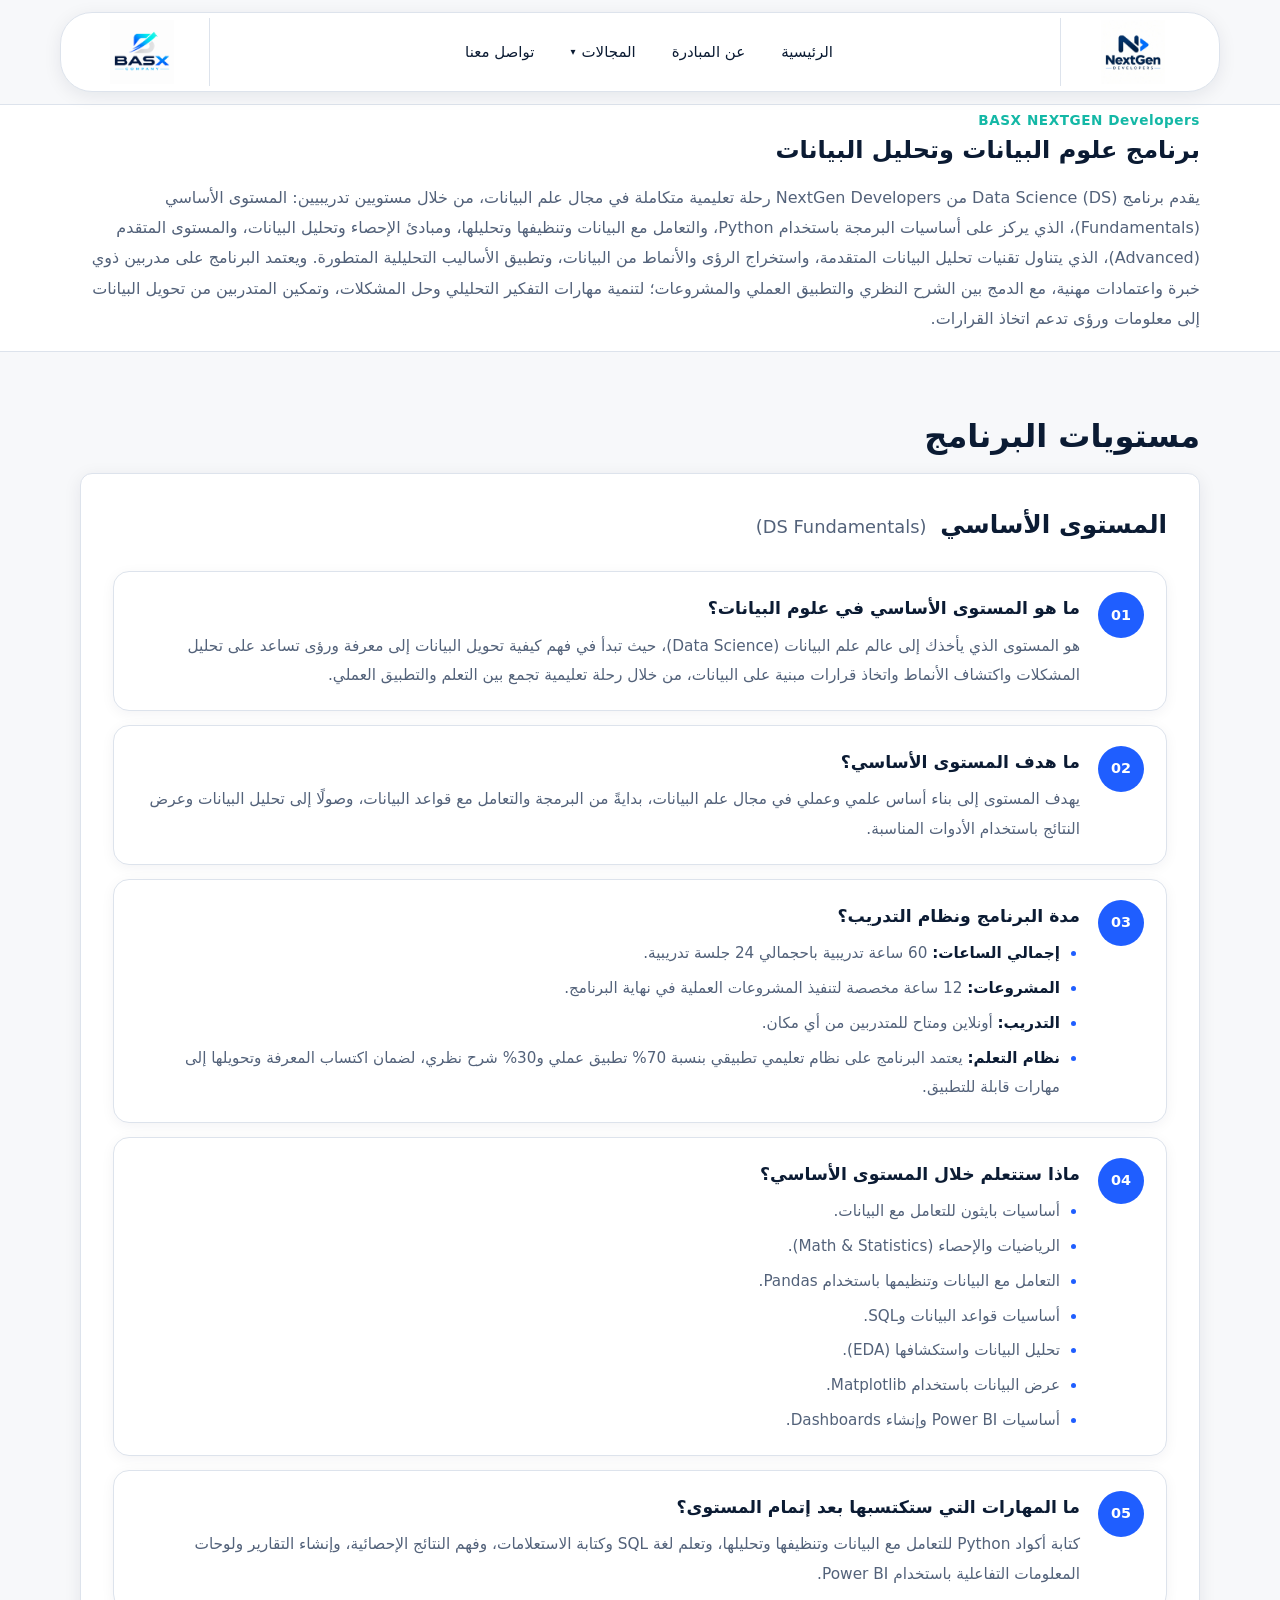
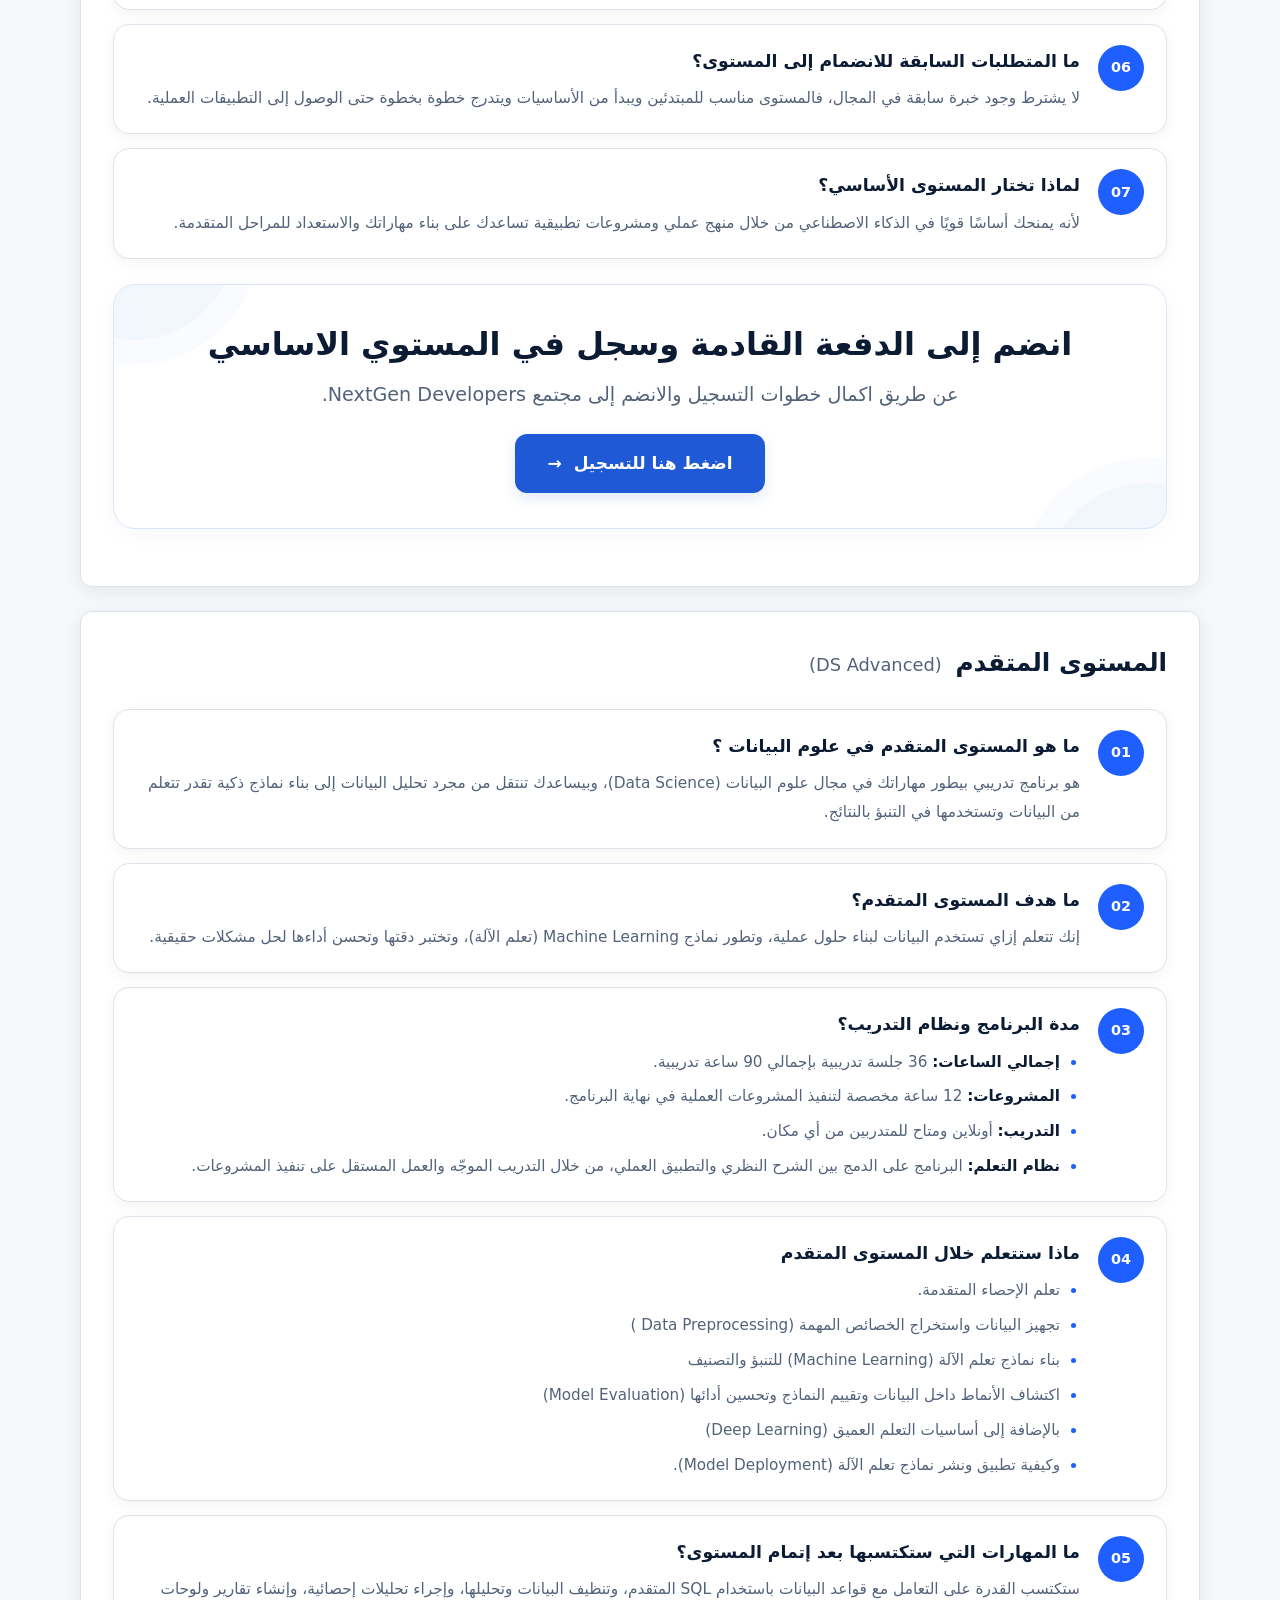
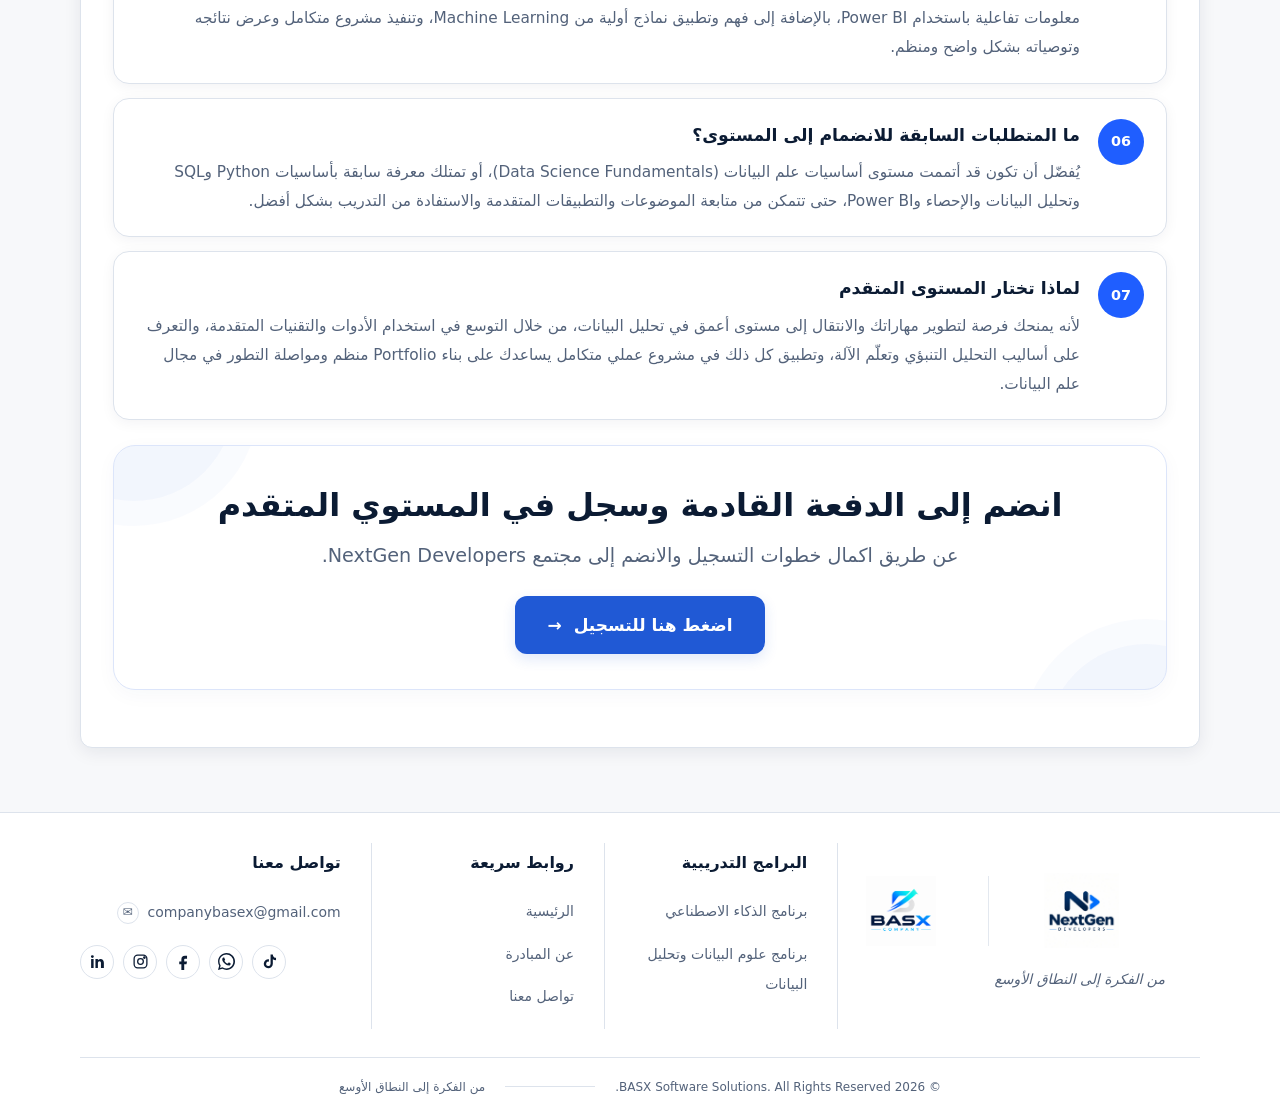
<file: data-science.html>
<!doctype html>
<html lang="ar" dir="rtl">
  <head>
    <meta charset="utf-8">
    <meta name="viewport" content="width=device-width, initial-scale=1">

    <!-- Page title and description. data-en / data-en-content hold the English version. -->
    <title data-en="Data Science Program | BASX NextGen Coders">برنامج علوم
      البيانات وتحليل البيانات | BASX NextGen Coders</title>
    <meta name="description"
      content="رحلة تعليمية تعرّف المشاركين بجمع البيانات وإعدادها وتحليلها وتصويرها واستخراج الرؤى لدعم القرارات المبنية على البيانات."
      data-en-content="A learning journey introducing participants to data collection, preparation, analysis, visualization, and extracting insights to support data-driven decisions.">
    <meta property="og:type" content="website">
    <meta property="og:title"
      content="برنامج علوم البيانات وتحليل البيانات | BASX NextGen Coders">

    <!-- Applies the saved light/dark theme before the page paints (prevents a flash) -->
    <link rel="stylesheet" href="css/style.css">
  </head>
  <body data-page="data">

    <!-- =========================================================
         HEADER & NAVIGATION
         ========================================================= -->

    <header>
      <div class="wrap bar">
        <!-- ==================== BASX LOGO ==================== -->

        <a class="logo logo-basx" href="index.html" aria-label="BASX">
          <img src="assets/logos/academy-logo.png" alt="BASX" />
        </a>

        <!-- ==================== TOOLS ==================== -->

        <div class="tools">

          <!-- Mobile Menu -->

          <button
            id="burger"
            aria-label="القائمة"
            data-en-label="Menu"
            aria-expanded="false"
            aria-controls="nav">
            ☰
          </button>
        </div>

        <!-- ==================== NAVIGATION ==================== -->

        <nav class="main" id="nav" aria-label="Main">
          <!-- Home -->

          <a href="index.html" data-en="Home"> الرئيسية </a>

          <!-- About -->

          <a href="index.html#about" data-en="About"> عن المبادرة </a>

          <!-- Programs / Tracks Dropdown -->

          <div class="dd" id="dd">
            <button
              class="nb"
              aria-haspopup="true"
              aria-expanded="false"
              aria-controls="menu">
              <span data-en="Tracks"> المجالات </span>

              <span class="dropdown-arrow"> ▾ </span>
            </button>

            <div class="menu" id="menu">
              <!-- Artificial Intelligence -->

              <a href="ai.html">
                <strong data-en="Artificial Intelligence Program">
                  دبلومة الذكاء الاصطناعي
                </strong>
              </a>

              <!-- Data Science -->

              <a href="data-science.html">
                <strong data-en="Data Science Program">
                  دبلومة علوم البيانات وتحليل البيانات
                </strong>
              </a>
            </div>
          </div>

          <!-- Contact -->

          <a href="#contact" data-en="Contact"> تواصل معنا </a>
        </nav>

        <!-- ==================== NEXTGEN DEVELOPERS LOGO ==================== -->

        <a
          class="logo logo-nextgen"
          href="index.html"
          aria-label="NextGen Developers">
          <img src="assets/logos/nextgen-logo.png" alt="NextGen Developers" />
        </a>
      </div>
    </header>

    <main>
      <!-- =========================================================
           TRACK INTRO
           ========================================================= -->

      <section class="hero sub track-hero">
        <div class="wrap">
          <span class="tag"> BASX NEXTGEN Developers </span>

          <h1 data-en="AI Ambassadors Program">برنامج علوم البيانات وتحليل
            البيانات</h1>

          <p
            class="lead"
            data-en="A structured educational journey introducing learners to Artificial Intelligence and helping them develop programming foundations, understand modern AI technologies, and apply their knowledge through practical projects.">
            يقدم برنامج Data Science (DS) من NextGen Developers رحلة تعليمية
            متكاملة في مجال علم البيانات، من خلال مستويين تدريبيين: المستوى
            الأساسي (Fundamentals)، الذي يركز على أساسيات البرمجة باستخدام
            Python، والتعامل مع البيانات وتنظيفها وتحليلها، ومبادئ الإحصاء
            وتحليل البيانات، والمستوى المتقدم (Advanced)، الذي يتناول تقنيات
            تحليل البيانات المتقدمة، واستخراج الرؤى والأنماط من البيانات، وتطبيق
            الأساليب التحليلية المتطورة. ويعتمد البرنامج على مدربين ذوي خبرة
            واعتمادات مهنية، مع الدمج بين الشرح النظري والتطبيق العملي
            والمشروعات؛ لتنمية مهارات التفكير التحليلي وحل المشكلات، وتمكين
            المتدربين من تحويل البيانات إلى معلومات ورؤى تدعم اتخاذ القرارات.

          </p>
        </div>
      </section>

      <!-- =========================================================
     PROGRAM LEVELS
     ========================================================= -->

      <section class="program-levels">
        <div class="wrap">
          <h2 data-en="Program Levels">مستويات البرنامج</h2>

          <div class="levels">
            <!-- ==================== BASIC LEVEL ==================== -->
            <article class="card lv">
              <!-- ==================== LEVEL TITLE ==================== -->
              <div class="level-title">
                <h3 data-en="Basic Level">
                  المستوى الأساسي <span>(DS Fundamentals)</span>
                </h3>
              </div>

              <!-- ==================== LEVEL QUESTIONS ==================== -->
              <div class="level-questions">
                <!-- 01 -->
                <div class="level-question">
                  <div class="question-number">01</div>

                  <div class="question-content">
                    <h4>ما هو المستوى الأساسي في علوم البيانات؟</h4>

                    <p>
                      هو المستوى الذي يأخذك إلى عالم علم البيانات (Data
                      Science)،
                      حيث تبدأ في فهم كيفية تحويل البيانات إلى معرفة ورؤى تساعد
                      على تحليل المشكلات واكتشاف الأنماط واتخاذ قرارات مبنية على
                      البيانات، من خلال رحلة تعليمية تجمع بين التعلم والتطبيق
                      العملي.
                    </p>
                  </div>
                </div>

                <!-- 02 -->
                <div class="level-question">
                  <div class="question-number">02</div>

                  <div class="question-content">
                    <h4>ما هدف المستوى الأساسي؟</h4>

                    <p>
                      يهدف المستوى إلى بناء أساس علمي وعملي في مجال علم
                      البيانات، بدايةً من البرمجة والتعامل مع قواعد البيانات،
                      وصولًا إلى تحليل البيانات وعرض النتائج باستخدام الأدوات
                      المناسبة.
                    </p>
                  </div>
                </div>

                <!-- 03 -->
                <div class="level-question">
                  <div class="question-number">03</div>

                  <div class="question-content">
                    <h4>مدة البرنامج ونظام التدريب؟</h4>

                    <ul>
                      <li>
                        <strong>إجمالي الساعات:</strong>
                        60 ساعة تدريبية باحجمالي 24 جلسة تدريبية.
                      </li>

                      <li>
                        <strong>المشروعات:</strong>
                        12 ساعة مخصصة لتنفيذ المشروعات العملية في نهاية
                        البرنامج.
                      </li>

                      <li>
                        <strong>التدريب:</strong>
                        أونلاين ومتاح للمتدربين من أي مكان.
                      </li>

                      <li>
                        <strong>نظام التعلم:</strong>
                        يعتمد البرنامج على نظام تعليمي تطبيقي بنسبة 70% تطبيق
                        عملي و30% شرح نظري، لضمان اكتساب المعرفة وتحويلها إلى
                        مهارات قابلة للتطبيق.
                      </li>
                    </ul>
                  </div>
                </div>

                <!-- 04 -->
                <div class="level-question">
                  <div class="question-number">04</div>

                  <div class="question-content">
                    <h4>ماذا ستتعلم خلال المستوى الأساسي؟
                    </h4>

                    <ul>
                      <li>أساسيات بايثون للتعامل مع البيانات.
                      </li>

                      <li>الرياضيات والإحصاء (Math & Statistics).
                      </li>

                      <li>التعامل مع البيانات وتنظيمها باستخدام Pandas.
                      </li>

                      <li>أساسيات قواعد البيانات وSQL.
                      </li>

                      <li>تحليل البيانات واستكشافها (EDA).
                      </li>

                      <li>عرض البيانات باستخدام Matplotlib.
                      </li>

                      <li>أساسيات Power BI وإنشاء Dashboards.
                      </li>
                    </ul>
                  </div>
                </div>

                <!-- 05 -->
                <div class="level-question">
                  <div class="question-number">05</div>

                  <div class="question-content">
                    <h4>ما المهارات التي ستكتسبها بعد إتمام المستوى؟</h4>

                    <p>
                      كتابة أكواد Python للتعامل مع البيانات وتنظيفها وتحليلها،
                      وتعلم لغة SQL وكتابة الاستعلامات، وفهم النتائج الإحصائية،
                      وإنشاء التقارير ولوحات المعلومات التفاعلية باستخدام Power
                      BI.
                    </p>
                  </div>
                </div>

                <!-- 06 -->
                <div class="level-question">
                  <div class="question-number">06</div>

                  <div class="question-content">
                    <h4>ما المتطلبات السابقة للانضمام إلى المستوى؟</h4>

                    <p>
                      لا يشترط وجود خبرة سابقة في المجال، فالمستوى مناسب
                      للمبتدئين ويبدأ من الأساسيات ويتدرج خطوة بخطوة حتى
                      الوصول
                      إلى التطبيقات العملية.
                    </p>
                  </div>
                </div>

                <!-- 07 -->
                <div class="level-question">
                  <div class="question-number">07</div>

                  <div class="question-content">
                    <h4>لماذا تختار المستوى الأساسي؟</h4>

                    <p>
                      لأنه يمنحك أساسًا قويًا في الذكاء الاصطناعي من خلال منهج
                      عملي ومشروعات تطبيقية تساعدك على بناء مهاراتك والاستعداد
                      للمراحل المتقدمة.
                    </p>
                  </div>
                </div>
              </div>

              <!-- ==================== REGISTER ==================== -->
              <div class="level-register">
                <div class="register-decoration register-decoration-left"></div>
                <div
                  class="register-decoration register-decoration-right"></div>

                <div class="register-content">
                  <h3>انضم إلى الدفعة القادمة وسجل في المستوي الاساسي</h3>

                  <p>
                    عن طريق اكمال خطوات التسجيل والانضم إلى مجتمع NextGen
                    Developers.
                  </p>

                  <a
                    class="btn"
                    href="https://forms.gle/EoxmjaprEdvzeRrcA"
                    target="_blank"
                    rel="noopener noreferrer"
                    data-en="Register Now">
                    <span>اضغط هنا للتسجيل</span>
                    <span class="register-arrow" aria-hidden="true">→</span>
                  </a>
                </div>
              </div>
            </article>
            <!-- ==================== ADVANCED LEVEL ==================== -->
            <article class="card lv">
              <div class="level-title">
                <h3 data-en="Advanced Level">
                  المستوى المتقدم <span>(DS Advanced)</span>
                </h3>
              </div>

              <!-- ==================== LEVEL QUESTIONS ==================== -->
              <div class="level-questions">
                <!-- 01 -->
                <div class="level-question">
                  <div class="question-number">01</div>

                  <div class="question-content">
                    <h4>ما هو المستوى المتقدم في علوم البيانات ؟</h4>

                    <p>
                      هو برنامج تدريبي بيطور مهاراتك في مجال علوم البيانات (Data
                      Science)، وبيساعدك تنتقل من مجرد تحليل البيانات إلى بناء
                      نماذج ذكية تقدر تتعلم من البيانات وتستخدمها في التنبؤ
                      بالنتائج.
                    </p>
                  </div>
                </div>

                <!-- 02 -->
                <div class="level-question">
                  <div class="question-number">02</div>

                  <div class="question-content">
                    <h4>ما هدف المستوى المتقدم؟</h4>

                    <p>
                      إنك تتعلم إزاي تستخدم البيانات لبناء حلول عملية، وتطور
                      نماذج Machine Learning (تعلم الآلة)، وتختبر دقتها وتحسن
                      أداءها لحل مشكلات حقيقية.
                    </p>
                  </div>
                </div>

                <!-- 03 -->
                <div class="level-question">
                  <div class="question-number">03</div>

                  <div class="question-content">
                    <h4>مدة البرنامج ونظام التدريب؟</h4>

                    <ul>
                      <li>
                        <strong>إجمالي الساعات:</strong>
                        36 جلسة تدريبية بإجمالي 90 ساعة تدريبية.
                      </li>

                      <li>
                        <strong>المشروعات:</strong>
                        12 ساعة مخصصة لتنفيذ المشروعات العملية في نهاية
                        البرنامج.
                      </li>

                      <li>
                        <strong>التدريب:</strong>
                        أونلاين ومتاح للمتدربين من أي مكان.
                      </li>

                      <li>
                        <strong>نظام التعلم:</strong>
                        البرنامج على الدمج بين الشرح النظري والتطبيق العملي،
                        من
                        خلال التدريب الموجّه والعمل المستقل على تنفيذ
                        المشروعات.
                      </li>
                    </ul>
                  </div>
                </div>

                <!-- 04 -->
                <div class="level-question">
                  <div class="question-number">04</div>

                  <div class="question-content">
                    <h4>ماذا ستتعلم خلال المستوى المتقدم</h4>

                    <ul>
                      <li>تعلم الإحصاء المتقدمة.
                      </li>

                      <li>تجهيز البيانات واستخراج الخصائص المهمة (Data
                        Preprocessing )
                      </li>

                      <li>بناء نماذج تعلم الآلة (Machine Learning) للتنبؤ
                        والتصنيف
                      </li>

                      <li>اكتشاف الأنماط داخل البيانات وتقييم النماذج وتحسين
                        أدائها (Model Evaluation)
                      </li>

                      <li>بالإضافة إلى أساسيات التعلم العميق (Deep Learning)
                      </li>

                      <li>وكيفية تطبيق ونشر نماذج تعلم الآلة (Model Deployment).

                      </li>
                    </ul>
                  </div>
                </div>

                <!-- 05 -->
                <div class="level-question">
                  <div class="question-number">05</div>

                  <div class="question-content">
                    <h4>ما المهارات التي ستكتسبها بعد إتمام المستوى؟</h4>

                    <p>
                      ستكتسب القدرة على التعامل مع قواعد البيانات باستخدام SQL
                      المتقدم، وتنظيف البيانات وتحليلها، وإجراء تحليلات إحصائية،
                      وإنشاء تقارير ولوحات معلومات تفاعلية باستخدام Power BI،
                      بالإضافة إلى فهم وتطبيق نماذج أولية من Machine Learning،
                      وتنفيذ مشروع متكامل وعرض نتائجه وتوصياته بشكل واضح ومنظم.

                    </p>
                  </div>
                </div>

                <!-- 06 -->
                <div class="level-question">
                  <div class="question-number">06</div>

                  <div class="question-content">
                    <h4>ما المتطلبات السابقة للانضمام إلى المستوى؟</h4>

                    <p>
                      يُفضّل أن تكون قد أتممت مستوى أساسيات علم البيانات (Data
                      Science Fundamentals)، أو تمتلك معرفة سابقة بأساسيات
                      Python وSQL وتحليل البيانات والإحصاء وPower BI، حتى تتمكن
                      من متابعة الموضوعات والتطبيقات المتقدمة والاستفادة من
                      التدريب بشكل أفضل.

                    </p>
                  </div>
                </div>

                <!-- 07 -->
                <div class="level-question">
                  <div class="question-number">07</div>

                  <div class="question-content">
                    <h4>لماذا تختار المستوى المتقدم</h4>

                    <p>
                      لأنه يمنحك فرصة لتطوير مهاراتك والانتقال إلى مستوى أعمق في
                      تحليل البيانات، من خلال التوسع في استخدام الأدوات
                      والتقنيات المتقدمة، والتعرف على أساليب التحليل التنبؤي
                      وتعلّم الآلة، وتطبيق كل ذلك في مشروع عملي متكامل يساعدك
                      على بناء Portfolio منظم ومواصلة التطور في مجال علم
                      البيانات.

                    </p>
                  </div>
                </div>
              </div>

              <!-- ==================== REGISTER ==================== -->
              <div class="level-register">
                <div class="register-decoration register-decoration-left"></div>
                <div
                  class="register-decoration register-decoration-right"></div>

                <div class="register-content">
                  <h3>انضم إلى الدفعة القادمة وسجل في المستوي المتقدم</h3>

                  <p>
                    عن طريق اكمال خطوات التسجيل والانضم إلى مجتمع NextGen
                    Developers.
                  </p>

                  <a
                    class="btn"
                    href="https://forms.gle/jVdCSHGWn2aLZm428"
                    target="_blank"
                    rel="noopener noreferrer"
                    data-en="Register Now">
                    <span>اضغط هنا للتسجيل</span>
                    <span class="register-arrow" aria-hidden="true">→</span>
                  </a>
                </div>
              </div>
            </article>
          </div>
        </div>
      </section>

      <!-- =========================================================
         FOOTER
         ========================================================= -->

      <footer id="contact" class="site-footer">
        <div class="wrap">
          <div class="footer-main">
            <!-- ==================== BRAND ==================== -->

            <div class="footer-brand">
              <div class="brand-logos">
                <!-- BASX / Academy Logo -->

                <img
                  src="assets/logos/academy-logo.png"
                  alt="BASX"
                  class="footer-logo footer-logo-basx" />

                <div class="brand-divider"></div>

                <!-- NextGen Developers Logo -->

                <img
                  src="assets/logos/nextgen-logo.png"
                  alt="NextGen Developers"
                  class="footer-logo footer-logo-nextgen" />
              </div>

              <p class="footer-tagline" data-en="From Idea to Scale.">
                من الفكرة إلى النطاق الأوسع
              </p>
            </div>

            <!-- ==================== TRAINING PROGRAMS ==================== -->

            <div class="footer-column">
              <h4 data-en="Training Programs">البرامج التدريبية</h4>

              <ul>
                <li>
                  <a href="ai.html" data-en="Artificial Intelligence Program">
                    برنامج الذكاء الاصطناعي
                  </a>
                </li>

                <li>
                  <a href="data-science.html" data-en="Data Science Program">
                    برنامج علوم البيانات وتحليل البيانات
                  </a>
                </li>
              </ul>
            </div>

            <!-- ==================== QUICK LINKS ==================== -->

            <div class="footer-column">
              <h4 data-en="Quick Links">روابط سريعة</h4>

              <ul>
                <li>
                  <a href="index.html" data-en="Home"> الرئيسية </a>
                </li>

                <li>
                  <a href="index.html#about" data-en="About"> عن المبادرة </a>
                </li>

                <li>
                  <a href="#contact" data-en="Contact"> تواصل معنا </a>
                </li>
              </ul>
            </div>

            <!-- ==================== CONTACT ==================== -->

            <div class="footer-column footer-contact">
              <h4 data-en="Contact Us">تواصل معنا</h4>

              <!-- EMAIL -->

              <a class="footer-email" href="mailto:companybasex@gmail.com">
                <span class="contact-icon"> ✉ </span>

                <span> companybasex@gmail.com </span>
              </a>

              <!-- SOCIAL MEDIA -->

              <div class="social-links">
                <!-- LinkedIn -->

                <a
                  href="https://www.linkedin.com/company/135297498/"
                  target="_blank"
                  rel="noopener noreferrer"
                  aria-label="LinkedIn"
                  title="LinkedIn">
                  <svg viewBox="0 0 24 24">
                    <path
                      d="M6.5 8.5H3V21h3.5V8.5ZM4.75 3A2.05 2.05 0 1 0 4.75 7.1 2.05 2.05 0 0 0 4.75 3ZM21 13.85C21 10.08 19 8.33 16.3 8.33c-2.2 0-3.18 1.2-3.73 2.05V8.5H9.1V21h3.47v-6.18c0-1.63.3-3.15 2.3-3.15 1.97 0 2 1.8 2 3.26V21H21v-7.15Z" />
                  </svg>
                </a>

                <!-- Instagram -->

                <a
                  href="https://www.instagram.com/basx.academy"
                  target="_blank"
                  rel="noopener noreferrer"
                  aria-label="Instagram"
                  title="Instagram">
                  <svg viewBox="0 0 24 24">
                    <rect x="3" y="3" width="18" height="18" rx="5"></rect>

                    <circle cx="12" cy="12" r="4"></circle>

                    <circle cx="17.5" cy="6.5" r="1"></circle>
                  </svg>
                </a>

                <!-- Facebook -->

                <a
                  href="https://www.facebook.com/BasxAcademy"
                  target="_blank"
                  rel="noopener noreferrer"
                  aria-label="Facebook"
                  title="Facebook">
                  <svg viewBox="0 0 24 24">
                    <path
                      d="M14 8h3V4h-3c-3.3 0-5 2-5 5v3H6v4h3v8h4v-8h3.2l.8-4H13V9c0-.7.3-1 1-1Z" />
                  </svg>
                </a>

                <!-- WhatsApp -->

                <a
                  href="https://wa.me/201272132255"
                  target="_blank"
                  rel="noopener noreferrer"
                  aria-label="WhatsApp"
                  title="WhatsApp">
                  <svg viewBox="0 0 24 24">
                    <path
                      d="M20.5 3.5A11.9 11.9 0 0 0 12.05 0C5.45 0 .08 5.36.08 11.97c0 2.1.55 4.16 1.59 5.98L0 24l6.2-1.62a11.9 11.9 0 0 0 5.84 1.53h.01c6.6 0 11.95-5.37 11.95-11.97 0-3.2-1.24-6.2-3.5-8.44ZM12.05 21.8c-1.83 0-3.62-.49-5.18-1.42l-.37-.22-3.68.96.98-3.59-.24-.37a9.83 9.83 0 0 1-1.51-5.2c0-5.41 4.4-9.81 9.82-9.81 2.62 0 5.08 1.02 6.93 2.87a9.76 9.76 0 0 1 2.88 6.94c0 5.42-4.4 9.84-9.81 9.84Zm5.39-7.37c-.3-.15-1.75-.86-2.02-.96-.27-.1-.47-.15-.67.15-.2.3-.76.96-.94 1.16-.17.2-.35.22-.65.07-.3-.15-1.25-.46-2.39-1.48-.88-.78-1.48-1.75-1.65-2.05-.17-.3-.02-.46.13-.61.14-.14.3-.35.45-.52.15-.17.2-.3.3-.5.1-.2.05-.37-.02-.52-.07-.15-.67-1.62-.92-2.22-.24-.58-.49-.5-.67-.51h-.57c-.2 0-.52.07-.79.37-.27.3-1.03 1.01-1.03 2.47s1.05 2.87 1.2 3.07c.15.2 2.07 3.16 5.02 4.43.7.3 1.25.48 1.68.61.7.22 1.33.19 1.83.11.56-.08 1.75-.72 2-1.42.25-.7.25-1.3.17-1.42-.07-.12-.27-.2-.57-.35Z" />
                  </svg>
                </a>

                <!-- TikTok -->

                <a
                  href="https://www.tiktok.com/@basx59"
                  target="_blank"
                  rel="noopener noreferrer"
                  aria-label="TikTok"
                  title="TikTok">
                  <svg viewBox="0 0 24 24">
                    <path
                      d="M16.7 2h-3.2v13.2a3.1 3.1 0 1 1-2.3-3v-3.3a6.4 6.4 0 1 0 5.5 6.3V8.7c1.3.9 2.8 1.4 4.5 1.4V6.8c-2.5-.1-4.3-1.8-4.5-4.8Z" />
                  </svg>
                </a>
              </div>
            </div>
          </div>

          <!-- ==================== FOOTER BOTTOM ==================== -->

          <div class="footer-bottom">
            <span> © 2026 BASX Software Solutions. All Rights Reserved. </span>

            <span class="footer-bottom-line"></span>

            <span> من الفكرة إلى النطاق الأوسع </span>
          </div>
        </div>
      </footer>

      <noscript> Please enable JavaScript. / يرجى تفعيل جافاسكريبت. </noscript>

      <script src="js/main.js"></script>
    </body>
  </html>
</file>
<file: css/style.css>
/* =====================================================================
   BASX NextGen Coders – Main Stylesheet
   Table of contents:
     1.  Design Tokens (colors, fonts, sizes)  <-- customize here
     2.  Global Styles
     3.  Buttons
     4.  Cards & Grids
     5.  Header & Navigation
     6.  Hero Slider (Home page)
     7.  About / Generic Sections
     8.  Courses (Track Cards)
     9.  Learning Journey (Steps)
    10.  Track Pages (Program Levels)
    11.  Footer
    12.  Responsive Design (tablet & mobile)
    13.  Reduced Motion (accessibility)
   ===================================================================== */

/* ---------------------------------------------------------------------
   1. DESIGN TOKENS
   Change a value here and it updates everywhere on the site.
   --------------------------------------------------------------------- */
:root {
  /* Light theme colors */
  --bg: #f7f8fa; /* page background */
  --card: #fff; /* card / header / footer background */
  --ink: #0b1b33; /* main text color */
  --muted: #53627a; /* secondary text color */
  --line: #dde3ec; /* borders */
  --primary: #1f5eff; /* main brand color (buttons, links) */
  --accent: #14b8a6; /* secondary brand color (teal) */
  --on-primary: #fff; /* text color on top of --primary */

  /* Sizes & effects */
  --r: 12px; /* corner roundness of cards */
  --shadow: 0 4px 18px rgba(11, 27, 51, 0.08); /* card shadow */
  --t: 0.2s; /* hover transition speed */
  --max: 1160px; /* maximum content width */
}

/* ---------------------------------------------------------------------
   2. GLOBAL STYLES
   --------------------------------------------------------------------- */
* {
  box-sizing: border-box;
}

html {
  scroll-behavior: smooth;
}

body {
  margin: 0;
  background: var(--bg);
  color: var(--ink);
  /* Site font: edit this line to change the font everywhere */
  font:
    16px/1.7 "Segoe UI",
    Tahoma,
    "Noto Sans Arabic",
    system-ui,
    sans-serif;
  overflow-x: hidden;
}

/* Arabic text gets slightly taller line spacing */
[lang="ar"] body {
  line-height: 1.9;
}

a {
  color: inherit;
  text-decoration: none;
}

img {
  max-width: 100%;
}

/* Keyboard focus outline */
:focus-visible {
  outline: 3px solid var(--accent);
  outline-offset: 2px;
}

/* Centered content container used inside every section */
.wrap {
  max-width: var(--max);
  margin: auto;
  padding: 0 20px;
}

/* Every <section> has vertical spacing */
section {
  padding: 64px 0;
}

h1,
h2,
h3 {
  line-height: 1.3;
  margin: 0 0 0.5em;
}

h2 {
  font-size: clamp(1.5rem, 3vw, 2rem);
}

/* Grey paragraph text */
.lead {
  color: var(--muted);
  max-width: 140ch;
}

/* Section with a slightly different background (cards color) */
.sub {
  background: var(--card);
  border-block: 1px solid var(--line);
}

/* Small colored label above headings */
.tag {
  display: inline-block;
  color: var(--accent);
  font-weight: 700;
  font-size: 0.85rem;
  letter-spacing: 0.04em;
}

/* Flips arrows (→ ‹ ›) automatically in right-to-left (Arabic) mode */
.rtl-flip {
  display: inline-block;
}
[dir="rtl"] .rtl-flip {
  transform: scaleX(-1);
}

/* ---------------------------------------------------------------------
   3. BUTTONS
   --------------------------------------------------------------------- */
.btn {
  display: inline-block;
  padding: 0.7em 1.4em;
  border-radius: 8px;
  border: 1px solid var(--primary);
  background: var(--primary);
  color: var(--on-primary);
  font: inherit;
  font-weight: 600;
  cursor: pointer;
  transition: var(--t);
}

.btn:hover {
  filter: brightness(1.1);
}

/* ---------------------------------------------------------------------
   4. CARDS & GRIDS
   --------------------------------------------------------------------- */
.card {
  background: var(--card);
  border: 1px solid var(--line);
  border-radius: var(--r);
  padding: 24px;
  box-shadow: var(--shadow);
}

.grid {
  display: grid;
  gap: 20px;
}

/* Two equal columns */
.g2 {
  grid-template-columns: repeat(2, 1fr);
}

/* Auto-fitting columns (as many as fit, minimum 220px each) */
.g3 {
  grid-template-columns: repeat(auto-fit, minmax(220px, 1fr));
}

/* ---------------------------------------------------------------------
   5. HEADER & NAVIGATION
   --------------------------------------------------------------------- */

/* ==================== HEADER ==================== */

header {
  position: sticky;

  top: 0;

  z-index: 20;

  /*
    The page background remains visible around
    the floating header.
  */
  background: transparent;

  border-bottom: 0;

  padding: 12px 0;

  transition:
    background-color 0.25s ease,
    padding 0.25s ease;
}

/* ==================== HEADER BAR ==================== */

.bar {
  display: flex;

  align-items: center;

  min-height: 68px;

  padding: 5px 14px;

  /*
    IMPORTANT:
    Keep the physical order LTR.

    BASX
    → Tools
    → Navigation
    → NextGen
  */
  direction: ltr;

  background: var(--card);

  border: 1px solid var(--line);

  border-radius: 32px;

  box-shadow: var(--shadow);

  backdrop-filter: blur(14px);

  -webkit-backdrop-filter: blur(14px);

  transition:
    background-color 0.25s ease,
    border-color 0.25s ease,
    box-shadow 0.25s ease;
}

/* ==================== LOGOS ==================== */

.logo {
  display: flex;

  align-items: center;

  justify-content: center;

  flex-shrink: 0;

  text-decoration: none;

  background: transparent;
}

.logo img {
  display: block;

  object-fit: contain;

  transition:
    opacity 0.25s ease,
    transform 0.2s ease;
}

/* ==================== BASX LOGO ==================== */

.logo-basx {
  width: 135px;

  height: 68px;

  padding: 4px 12px;

  border-inline-end: 1px solid var(--line);
}

.logo-basx img {
  width: 108px;

  max-height: 64px;
}

/* ==================== NEXTGEN LOGO ==================== */

.logo-nextgen {
  width: 145px;

  height: 68px;

  padding: 4px 12px;

  border-inline-start: 1px solid var(--line);

  margin-inline-start: auto;
}

.logo-nextgen img {
  width: 120px;

  max-height: 64px;
}

/* ==================== TOOLS ==================== */

.tools {
  display: flex;

  align-items: center;

  gap: 8px;

  flex-shrink: 0;

  margin: 0 14px;
}

.tools button {
  min-width: 42px;

  height: 42px;

  padding: 0 12px;

  display: inline-flex;

  align-items: center;

  justify-content: center;

  border-radius: 10px;

  border: 1px solid var(--line);

  background: var(--card);

  color: var(--ink);

  cursor: pointer;

  font: inherit;

  transition:
    background-color 0.2s ease,
    color 0.2s ease,
    border-color 0.2s ease,
    transform 0.2s ease;
}

.tools button:hover {
  background: var(--bg);

  color: var(--primary);

  border-color: var(--primary);

  transform: translateY(-1px);
}

/* Language button */

#lang {
  min-width: 78px;

  font-size: 14px;
}

/* Theme button */

#theme {
  width: 42px;

  min-width: 42px;

  padding: 0;

  font-size: 17px;
}

/* Mobile menu button */

#burger {
  display: none;
}

/* ==================== MAIN NAVIGATION ==================== */

nav.main {
  display: flex;

  align-items: center;

  justify-content: center;

  gap: 4px;

  flex: 1;

  /*
    Navigation itself stays RTL
    because the website is Arabic.
  */
  direction: rtl;

  margin: 0 8px;
}

nav.main a,
nav.main button.nb {
  position: relative;

  display: inline-flex;

  align-items: center;

  justify-content: center;

  gap: 6px;

  padding: 12px 16px;

  border-radius: 12px;

  background: transparent;

  border: 0;

  color: var(--ink);

  font: inherit;

  font-size: 15px;

  cursor: pointer;

  text-decoration: none;

  white-space: nowrap;

  transition:
    background-color 0.2s ease,
    color 0.2s ease;
}

/* ==================== NAV HOVER ==================== */

nav.main a:hover,
nav.main button.nb:hover {
  background: var(--bg);

  color: var(--primary);
}

/* ==================== ACTIVE LINK ==================== */

nav.main a[aria-current] {
  background: var(--card);

  color: var(--primary);
}

/*
  Blue underline under the active page,
  matching the requested design.
*/

nav.main a[aria-current]::after {
  content: "";

  position: absolute;

  left: 14px;

  right: 14px;

  bottom: -2px;

  height: 2px;

  border-radius: 10px;

  background: var(--primary);
}

/* ==================== DROPDOWN ==================== */

.dd {
  position: relative;
}

nav.main .nb {
  display: inline-flex;

  align-items: center;

  gap: 7px;
}

.dropdown-arrow {
  display: inline-block;

  font-size: 10px;

  line-height: 1;

  transition: transform 0.2s ease;
}

.dd.open .dropdown-arrow {
  transform: rotate(180deg);
}

/* ==================== DROPDOWN MENU ==================== */

.menu {
  position: absolute;

  top: calc(100% + 10px);

  inset-inline-end: 0;

  min-width: 290px;

  padding: 8px;

  background: var(--card);

  border: 1px solid var(--line);

  border-radius: var(--r);

  box-shadow: var(--shadow);

  opacity: 0;

  visibility: hidden;

  transform: translateY(6px);

  transition:
    opacity 0.2s ease,
    visibility 0.2s ease,
    transform 0.2s ease;

  z-index: 50;
}

.dd.open .menu {
  opacity: 1;

  visibility: visible;

  transform: translateY(0);
}

.menu a {
  display: block;

  width: 100%;

  padding: 11px 12px;

  border-radius: 9px;

  color: var(--ink);

  text-decoration: none;

  text-align: right;

  transition:
    background-color 0.2s ease,
    color 0.2s ease;
}

.menu a:hover {
  background: var(--bg);

  color: var(--primary);
}

.menu strong {
  display: block;

  font-size: 14px;

  line-height: 1.6;
}

.menu small {
  display: block;

  margin-top: 3px;

  color: var(--muted);

  font-size: 12px;
}

/* ==================== THEME SUPPORT ==================== */

/*
  IMPORTANT:

  We use the site's existing variables:

  Light Mode:
    --bg
    --card
    --ink
    --muted
    --line

  Dark Mode:
    [data-theme="dark"]

  So the header automatically follows
  the site's Light / Dark Mode.
*/

/* ==================== HEADER RESPONSIVE ==================== */

/*
  These rules are intentionally inside Section 5
  so the header remains self-contained.
*/

@media (max-width: 1000px) {
  .bar {
    gap: 8px;
  }

  .logo-basx {
    width: 115px;
  }

  .logo-basx img {
    width: 95px;
  }

  .logo-nextgen {
    width: 125px;
  }

  .logo-nextgen img {
    width: 105px;
  }

  .tools {
    margin: 0 7px;
  }

  nav.main a,
  nav.main button.nb {
    padding-inline: 10px;

    font-size: 14px;
  }
}

@media (max-width: 820px) {
  header {
    padding: 8px 0;
  }

  .bar {
    min-height: 62px;

    flex-wrap: wrap;

    padding: 5px 10px;

    border-radius: 22px;
  }

  /* BASX */

  .logo-basx {
    width: 100px;

    height: 58px;

    border-inline-end: 0;

    padding: 3px 6px;
  }

  .logo-basx img {
    width: 86px;

    max-height: 55px;
  }

  /* NextGen */

  .logo-nextgen {
    width: 110px;

    height: 58px;

    border-inline-start: 0;

    padding: 3px 6px;

    margin-inline-start: auto;
  }

  .logo-nextgen img {
    width: 96px;

    max-height: 55px;
  }

  /* Tools */

  .tools {
    margin: 0 5px;

    gap: 5px;
  }

  #burger {
    display: inline-flex;
  }

  .tools button {
    height: 38px;

    min-width: 38px;

    padding: 0 9px;
  }

  #lang {
    min-width: 68px;

    font-size: 12px;
  }

  #theme,
  #burger {
    width: 38px;

    min-width: 38px;
  }

  /* Mobile navigation */

  nav.main {
    display: none;

    order: 10;

    width: 100%;

    flex-basis: 100%;

    flex-direction: column;

    align-items: stretch;

    gap: 4px;

    margin: 6px 0 0;

    padding: 8px;

    background: var(--card);

    border: 1px solid var(--line);

    border-radius: 16px;
  }

  nav.main.show {
    display: flex;
  }

  nav.main a,
  nav.main button.nb {
    width: 100%;

    padding: 11px;

    text-align: center;

    justify-content: center;
  }

  nav.main a[aria-current]::after {
    display: none;
  }

  /* Mobile dropdown */

  .dd {
    width: 100%;
  }

  .dd .menu {
    position: static;

    width: 100%;

    min-width: 0;

    margin-top: 4px;

    box-shadow: none;

    transform: none;

    display: none;

    opacity: 1;

    visibility: visible;
  }

  .dd.open .menu {
    display: block;
  }

  .menu a {
    text-align: center;
  }
}

@media (max-width: 520px) {
  .bar {
    border-radius: 18px;

    padding: 4px 7px;
  }

  .logo-basx {
    width: 82px;
  }

  .logo-basx img {
    width: 74px;
  }

  .logo-nextgen {
    width: 92px;
  }

  .logo-nextgen img {
    width: 82px;
  }

  .tools {
    gap: 4px;

    margin: 0 3px;
  }

  .tools button {
    height: 35px;

    min-width: 35px;

    padding: 0 7px;

    border-radius: 8px;
  }

  #lang {
    min-width: 62px;

    font-size: 11px;
  }

  #theme,
  #burger {
    width: 35px;

    min-width: 35px;
  }
}

/* ---------------------------------------------------------------------
   6. HERO SLIDER (Home page)
   --------------------------------------------------------------------- */
.hero {
  padding: 0;
}

.car {
  position: relative;
  min-height: 440px;
  overflow: hidden;
  background: #0b1b33;
}

/* One slide (all slides are stacked; the one with .on is visible) */
.slide {
  position: absolute;
  inset: 0;
  opacity: 0;
  transition: opacity 0.8s;
  display: flex;
  align-items: center;
  color: #fff;
  background-size: cover;
  background-position: center;
}

.slide.on {
  opacity: 1;
  z-index: 1;
}

/* Dark overlay so the white text is readable on any image */
.slide::before {
  content: "";
  position: absolute;
  inset: 0;
  background: linear-gradient(
    90deg,
    rgba(7, 13, 24, 0.88),
    rgba(7, 13, 24, 0.45)
  );
}
[dir="rtl"] .slide::before {
  transform: scaleX(-1);
}

.slide .wrap {
  position: relative;
  width: 100%;
}

.slide h1 {
  font-size: clamp(1.8rem, 4.5vw, 3rem);
  max-width: 18ch;
}

.slide p {
  max-width: 52ch;
  color: #d6e0f2;
}

/* ----- Slide backgrounds -----
   Each slide = a photo on top + a gradient underneath.
   To use your own photo: put the file in assets/images/ with the name below.
   If the photo file is missing, the gradient shows instead. */
.slide-1 {
  background-image:
    url("../assets/images/slide-1.jpg"),
    linear-gradient(135deg, #0b1b33, #1f5eff);
}
.slide-2 {
  background-image:
    url("../assets/images/slide-2.jpg"),
    linear-gradient(135deg, #0b1b33, #14b8a6);
}
.slide-3 {
  background-image:
    url("../assets/images/slide-3.jpg"),
    linear-gradient(135deg, #1f5eff, #0b1b33);
}
.slide-4 {
  background-image:
    url("../assets/images/slide-4.jpg"),
    linear-gradient(135deg, #0f766e, #0b1b33);
}
.slide-5 {
  background-image:
    url("../assets/images/slide-5.jpg"),
    linear-gradient(135deg, #0b1b33, #14b8a6, #1f5eff);
}

/* Slider controls (arrows + dots) */
.cc {
  position: absolute;
  z-index: 3;
  bottom: 16px;
  inset-inline: 0;
  display: flex;
  justify-content: center;
  gap: 10px;
  align-items: center;
}

.cc button {
  border: 0;
  cursor: pointer;
  color: #fff;
  background: rgba(255, 255, 255, 0.3);
  border-radius: 50%;
  width: 36px;
  height: 36px;
}

.cc .dot {
  width: 12px;
  height: 12px;
  padding: 0;
}

.cc .dot[aria-current="true"] {
  background: var(--accent);
}

/* ---------------------------------------------------------------------
   7. ABOUT / GENERIC SECTIONS
   (The About, and Academy sections use the shared styles above:
    section, .wrap, .lead, .tag, .card, .grid)
   --------------------------------------------------------------------- */
/* ---------------------------------------------------------------------
   8. WHY JOIN
   --------------------------------------------------------------------- */

.why-join {
  padding: 70px 0;
}

/* Section title */
.why-join h2 {
  margin: 0 0 30px;

  text-align: right;

  font-size: 2rem;
  line-height: 1.5;
}

/* Main text area
   No card
   No background
   No border
   No shadow
*/
.why-card {
  width: 100%;
  max-width: 100%;

  padding: 0;
  margin: 0;

  background: transparent;
  border: none;
  border-radius: 0;
  box-shadow: none;

  text-align: right;
}

/* Paragraphs */
.why-card p {
  margin: 0;

  padding: 0;

  font-size: 1.05rem;
  font-weight: 400;

  line-height: 2.05;

  color: var(--text);

  text-align: right;
}

/* Equal spacing between paragraphs */
.why-card p + p {
  margin-top: 24px;
}

/* ---------------------------------------------------------------------
   MOBILE
   --------------------------------------------------------------------- */

@media (max-width: 768px) {
  .why-join {
    padding: 50px 0;
  }

  .why-join h2 {
    margin-bottom: 24px;
    font-size: 1.7rem;
  }

  .why-card p {
    font-size: 1rem;
    line-height: 1.95;
  }

  .why-card p + p {
    margin-top: 22px;
  }
}

/* ---------------------------------------------------------------------
   9. TRACKS / TRAINING PROGRAMS
   --------------------------------------------------------------------- */

/* ==================== TRACKS GRID ==================== */

.tracks-section {
  padding-top: 35px;
  padding-bottom: 50px;
}

.tracks-section h2 {
  margin-bottom: 28px;
}

.tracks-grid {
  display: grid;
  grid-template-columns: repeat(2, minmax(0, 1fr));
  gap: 26px;
  align-items: stretch;
}

/* Arabic */
html[dir="rtl"] .tracks-grid {
  direction: rtl;
}

/* English */
html[dir="ltr"] .tracks-grid {
  direction: ltr;
}

/* ==================== TRACK CARD ==================== */

.tcard {
  --track-card-bg: #ffffff;
  --track-title: #071f49;
  --track-description: #64748b;
  --track-border: #dce5f1;

  overflow: hidden;
  padding: 0 !important;

  border-radius: 17px;
  border: 1px solid var(--track-border);

  background: var(--track-card-bg) !important;
  color: var(--track-title);

  box-shadow: 0 8px 25px rgba(10, 35, 75, 0.07);

  transition:
    transform 0.3s ease,
    box-shadow 0.3s ease,
    background 0.3s ease,
    border-color 0.3s ease;
}

.tcard:hover {
  transform: translateY(-5px);

  box-shadow: 0 14px 32px rgba(10, 35, 75, 0.12);

  border-color: #a9cfff;
}

/* ==================== IMAGE BANNER ==================== */

.tcard .art {
  width: 100%;
  height: 190px;

  position: relative;
  overflow: hidden;

  display: block;

  background: #071a35;
}

.tcard .art img {
  width: 100%;
  height: 100%;

  display: block;

  object-fit: cover;
  object-position: center;

  transition: transform 0.45s ease;
}

.tcard:hover .art img {
  transform: scale(1.045);
}

/* ==================== IMAGE OVERLAY ==================== */

.tcard .art::after {
  content: "";

  position: absolute;
  inset: 0;

  background: linear-gradient(
    to bottom,
    rgba(0, 0, 0, 0.01),
    rgba(0, 0, 0, 0.1)
  );

  pointer-events: none;
}

/* ==================== CARD CONTENT ==================== */

.tcard .in {
  padding: 25px 28px 27px;

  display: flex;
  flex-direction: column;

  align-items: stretch;
  text-align: start;

  min-height: 210px;
}

/* ==================== TITLE + BADGE ==================== */

.track-card-head {
  display: flex;
  align-items: center;
  justify-content: space-between;

  gap: 12px;
  margin-bottom: 10px;

  width: 100%;
}

.tcard .track-card-head h3 {
  margin: 0;

  font-size: 23px;
  font-weight: 750;

  line-height: 1.5;

  color: var(--track-title);

  text-align: start;

  flex: 1;
}

/* ==================== TRACK BADGES ==================== */

.track-badge {
  display: inline-flex;
  align-items: center;
  justify-content: center;

  gap: 7px;

  flex-shrink: 0;

  padding: 9px 15px;

  border-radius: 30px;

  font-size: 13px;
  font-weight: 700;

  white-space: nowrap;

  transition:
    background 0.3s ease,
    color 0.3s ease;
}

.track-badge .badge-icon {
  font-size: 17px;
  line-height: 1;
}

/* AI Badge */

.ai-badge {
  background: #e5f0ff;
  color: #0754b8;
}

/* Data Badge */

.data-badge {
  background: #e5f0ff;
  color: #0754b8;
}

/* ==================== DESCRIPTION ==================== */

.tcard .lead {
  margin: 0 0 22px;

  font-size: 15px;
  font-weight: 400;

  line-height: 1.9;

  color: var(--track-description);

  text-align: start;
}

/* ==================== CENTERED BUTTON ==================== */

.tcard .track-btn {
  align-self: center;

  display: inline-flex;
  align-items: center;
  justify-content: center;

  gap: 12px;

  min-width: 225px;
  min-height: 54px;

  padding: 13px 25px;

  border-radius: 11px;

  background: #2160ff;
  color: #ffffff !important;

  font-size: 16px;
  font-weight: 650;

  text-decoration: none;

  transition:
    background 0.3s ease,
    transform 0.3s ease,
    box-shadow 0.3s ease;
}

.tcard .track-btn:hover {
  background: #0848d8;

  transform: translateY(-2px);

  box-shadow: 0 6px 16px rgba(33, 96, 255, 0.22);
}

/* ==================== BUTTON ARROW ==================== */

.tcard .rtl-flip {
  display: inline-block;

  font-size: 21px;
  line-height: 1;

  transition: transform 0.3s ease;
}

html[dir="rtl"] .tcard .rtl-flip {
  transform: rotate(180deg);
}

html[dir="ltr"] .tcard .rtl-flip {
  transform: rotate(0deg);
}

/* ==================== TRACK BACKGROUNDS ==================== */

.ai-bg,
.ds-bg {
  background: #071a35;
}

/* =====================================================================
   DARK MODE
   Supports common dark-mode implementations.
   ===================================================================== */

/* Dark mode card colors */

:is(
    html.dark,
    body.dark,
    html.dark-mode,
    body.dark-mode,
    html[data-theme="dark"],
    body[data-theme="dark"],
    [data-bs-theme="dark"]
  )
  .tcard {
  --track-card-bg: #111c30;
  --track-title: #f1f5ff;
  --track-description: #a9b8ce;
  --track-border: #263957;

  background: var(--track-card-bg) !important;

  border-color: var(--track-border);

  box-shadow: 0 8px 25px rgba(0, 0, 0, 0.2);
}

/* Dark mode hover */

:is(
    html.dark,
    body.dark,
    html.dark-mode,
    body.dark-mode,
    html[data-theme="dark"],
    body[data-theme="dark"],
    [data-bs-theme="dark"]
  )
  .tcard:hover {
  border-color: #3768a7;

  box-shadow: 0 14px 32px rgba(0, 0, 0, 0.3);
}

/* Dark mode badges */

:is(
    html.dark,
    body.dark,
    html.dark-mode,
    body.dark-mode,
    html[data-theme="dark"],
    body[data-theme="dark"],
    [data-bs-theme="dark"]
  )
  .ai-badge {
  background: #17365d;
  color: #79baff;
}

:is(
    html.dark,
    body.dark,
    html.dark-mode,
    body.dark-mode,
    html[data-theme="dark"],
    body[data-theme="dark"],
    [data-bs-theme="dark"]
  )
  .data-badge {
  background: #17365d;
  color: #79baff;
}

/* ==================== RESPONSIVE DESIGN ==================== */

@media (max-width: 768px) {
  .tracks-section {
    padding-top: 25px;
    padding-bottom: 35px;
  }

  .tracks-grid {
    grid-template-columns: 1fr;
    gap: 22px;
  }

  .tcard .art {
    height: 180px;
  }

  .tcard .in {
    padding: 22px 20px 25px;
    min-height: auto;
  }

  .tcard .track-card-head h3 {
    font-size: 21px;
  }

  .tcard .lead {
    font-size: 14px;
    margin-bottom: 18px;
  }

  .tcard .track-btn {
    width: 100%;
    max-width: 280px;
    min-height: 52px;
  }
}

/* ==================== SMALL MOBILE ==================== */

@media (max-width: 480px) {
  .tcard .art {
    height: 155px;
  }

  .tcard .in {
    padding: 19px 16px 22px;
  }

  .track-card-head {
    gap: 8px;
  }

  .tcard .track-card-head h3 {
    font-size: 18px;
  }

  .track-badge {
    padding: 7px 10px;
    font-size: 11px;
    gap: 5px;
  }

  .track-badge .badge-icon {
    font-size: 14px;
  }

  .tcard .lead {
    font-size: 13px;
    line-height: 1.8;
  }

  .tcard .track-btn {
    font-size: 15px;
  }
}

/* ---------------------------------------------------------------------
   10. LEARNING JOURNEY
   --------------------------------------------------------------------- */

.steps {
  counter-reset: s;
  display: grid;
  grid-template-columns: repeat(4, 1fr);
  gap: 18px;
  padding: 0;
  margin: 0;
  list-style: none;
}

/* Journey Card */
.steps li {
  position: relative;

  background: var(--bg);
  border: 1px solid var(--line);
  border-radius: var(--r);

  padding: 28px 22px;

  min-height: 260px;

  text-align: right;

  transition:
    transform 0.25s ease,
    box-shadow 0.25s ease,
    border-color 0.25s ease;
}

/* Hover */
.steps li:hover {
  transform: translateY(-5px);
  box-shadow: 0 12px 30px rgba(0, 0, 0, 0.08);
}

/* Number */
.step-number {
  display: grid;
  place-items: center;

  width: 42px;
  height: 42px;

  border-radius: 50%;

  background: var(--primary);
  color: var(--on-primary);

  font-size: 1rem;
  font-weight: 800;

  margin-bottom: 20px;

  box-shadow: 0 5px 15px rgba(0, 0, 0, 0.12);
}

/* Title */
.step-content h3 {
  margin: 0 0 14px;

  font-size: 1.2rem;
  line-height: 1.5;

  color: var(--text);
}

/* Description */
.step-content p {
  margin: 0;

  font-size: 0.98rem;
  line-height: 1.9;

  color: var(--muted);
}

/* ---------------------------------------------------------------------
   RESPONSIVE
   --------------------------------------------------------------------- */

@media (max-width: 1000px) {
  .steps {
    grid-template-columns: repeat(2, 1fr);
  }
}

@media (max-width: 600px) {
  .steps {
    grid-template-columns: 1fr;
  }

  .steps li {
    min-height: auto;
    padding: 24px 20px;
  }
}

/* ---------------------------------------------------------------------
   12. FOOTER
   --------------------------------------------------------------------- */

.site-footer {
  background: var(--card);
  color: var(--text);

  border-top: 1px solid var(--line);

  padding: 30px 0 18px;

  transition:
    background-color 0.25s ease,
    color 0.25s ease,
    border-color 0.25s ease;
}

.site-footer .wrap {
  width: min(1180px, calc(100% - 40px));
  margin: 0 auto;
}

/* ==================== FOOTER MAIN ==================== */

.footer-main {
  display: grid;

  grid-template-columns:
    1.55fr
    1fr
    1fr
    1.25fr;

  align-items: stretch;
}

/* ==================== BRAND ==================== */

.footer-brand {
  padding: 5px 35px 10px 0;

  display: flex;
  flex-direction: column;
  justify-content: center;
}

.brand-logos {
  display: flex;
  align-items: center;

  gap: 25px;

  direction: ltr;
}

/* ==================== LOGOS ==================== */

.footer-logo {
  display: block;

  object-fit: contain;

  transition:
    opacity 0.25s ease,
    filter 0.25s ease;
}

/* BASX / Academy */

.footer-logo-basx {
  width: 125px;
  max-height: 70px;
}

/* NextGen Developers */

.footer-logo-nextgen {
  width: 135px;
  max-height: 75px;
}

/* ==================== LOGO DIVIDER ==================== */

.brand-divider {
  width: 1px;
  height: 70px;

  background: var(--line);

  opacity: 0.8;
}

/* ==================== TAGLINE ==================== */

.footer-tagline {
  margin: 18px 0 0;

  color: var(--muted);

  font-size: 14px;

  font-style: italic;

  transition: color 0.25s ease;
}

/* ==================== FOOTER COLUMNS ==================== */

.footer-column {
  padding: 5px 30px;

  border-inline-start: 1px solid var(--line);

  transition: border-color 0.25s ease;
}

.footer-column h4 {
  margin: 0 0 18px;

  color: var(--text);

  font-size: 16px;

  font-weight: 700;

  transition: color 0.25s ease;
}

.footer-column ul {
  list-style: none;

  padding: 0;
  margin: 0;
}

.footer-column li {
  list-style: none;

  margin: 0 0 12px;
}

.footer-column a {
  color: var(--muted);

  text-decoration: none;

  font-size: 14px;

  transition:
    color 0.2s ease,
    transform 0.2s ease;
}

.footer-column li a:hover {
  color: var(--text);
}

/* ==================== CONTACT ==================== */

.footer-contact {
  padding-inline-end: 0;
}

.footer-email {
  display: inline-flex;

  align-items: center;

  gap: 9px;

  color: var(--muted) !important;

  text-decoration: none;

  direction: ltr;

  transition: color 0.2s ease;
}

.footer-email:hover {
  color: var(--text) !important;
}

.contact-icon {
  width: 22px;
  height: 22px;

  display: inline-flex;

  align-items: center;
  justify-content: center;

  border: 1px solid var(--line);

  border-radius: 50%;

  font-size: 12px;

  color: var(--text);

  transition:
    color 0.25s ease,
    border-color 0.25s ease;
}

/* ==================== SOCIAL MEDIA ==================== */

.social-links {
  display: flex;

  align-items: center;

  gap: 9px;

  margin-top: 18px;

  direction: ltr;
}

.social-links a {
  width: 34px;
  height: 34px;

  display: inline-flex;

  align-items: center;
  justify-content: center;

  background: transparent;

  border: 1px solid var(--line);

  border-radius: 50%;

  color: var(--text);

  text-decoration: none;

  transition:
    background-color 0.2s ease,
    color 0.2s ease,
    border-color 0.2s ease,
    transform 0.2s ease;
}

.social-links a:hover {
  background: var(--text);

  color: var(--card);

  border-color: var(--text);

  transform: translateY(-3px);
}

.social-links svg {
  width: 17px;
  height: 17px;

  fill: currentColor;
}

.social-links svg rect,
.social-links svg circle {
  fill: none;

  stroke: currentColor;

  stroke-width: 1.8;
}

/* ==================== FOOTER BOTTOM ==================== */

.footer-bottom {
  margin-top: 28px;

  padding-top: 18px;

  border-top: 1px solid var(--line);

  display: flex;

  align-items: center;
  justify-content: center;

  gap: 20px;

  color: var(--muted);

  font-size: 12px;

  text-align: center;

  transition:
    color 0.25s ease,
    border-color 0.25s ease;
}

.footer-bottom-line {
  width: 90px;

  height: 1px;

  background: var(--line);
}

/* ==================== LIGHT / DARK LOGO SUPPORT ==================== */

/*
   لو اللوجوهات PNG فيها ألوان ثابتة ومناسبة للـ Light Mode،
   مش محتاجين نعمل أي حاجة هنا.

   في Dark Mode نستخدم نفس اللوجوهات بدون تغيير.
   لو احتجنا نسخة White للوجوهات لاحقًا ممكن نضيفها بسهولة.
*/

/* ==================== RESPONSIVE ==================== */

@media (max-width: 900px) {
  .footer-main {
    grid-template-columns: 1fr 1fr;

    row-gap: 30px;
  }

  .footer-brand {
    padding-inline-end: 25px;
  }

  .footer-column {
    padding-inline: 25px;
  }

  .footer-contact {
    padding-inline-end: 0;
  }
}

@media (max-width: 600px) {
  .site-footer {
    padding: 35px 0 20px;
  }

  .site-footer .wrap {
    width: min(100% - 30px, 500px);
  }

  .footer-main {
    grid-template-columns: 1fr;

    gap: 0;
  }

  .footer-brand {
    padding: 0 0 25px;
  }

  .brand-logos {
    justify-content: center;

    gap: 18px;
  }

  .footer-logo-basx {
    width: 105px;
  }

  .footer-logo-nextgen {
    width: 115px;
  }

  .brand-divider {
    height: 55px;
  }

  .footer-tagline {
    text-align: center;
  }

  .footer-column {
    padding: 22px 0;

    border-inline-start: none;

    border-top: 1px solid var(--line);

    text-align: center;
  }

  .footer-contact {
    padding-bottom: 5px;
  }

  .footer-email {
    justify-content: center;
  }

  .social-links {
    justify-content: center;
  }

  .footer-bottom {
    flex-direction: column;

    gap: 10px;

    margin-top: 20px;
  }

  .footer-bottom-line {
    width: 60px;
  }
}

/* ==================== REDUCED MOTION ==================== */

@media (prefers-reduced-motion: reduce) {
  .site-footer,
  .site-footer *,
  .social-links a {
    transition: none !important;
  }
}
/* ---------------------------------------------------------------------
   13. RESPONSIVE DESIGN
   --------------------------------------------------------------------- */

/* Tablet (up to 900px) */
@media (max-width: 900px) {
  .fg {
    grid-template-columns: 1fr 1fr;
  }
  .steps {
    grid-template-columns: 1fr 1fr;
  }
  .g2 {
    grid-template-columns: 1fr;
  }
}

/* Large phone / small tablet (up to 820px): mobile menu appears */
@media (max-width: 820px) {
  .levels {
    grid-template-columns: 1fr;
  }

  #burger {
    display: block;
  }
  .tools {
    margin-inline-start: auto;
  }
  .bar {
    flex-wrap: wrap;
  }

  /* Navigation becomes a hidden list that the ☰ button opens (.show) */
  nav.main {
    display: none;
    flex-direction: column;
    align-items: stretch;
    width: 100%;
    order: 9;
    padding-bottom: 12px;
    margin: 0;
  }
  nav.main.show {
    display: flex;
  }

  /* Dropdown opens inline instead of floating */
  .menu {
    position: static;
    opacity: 1;
    visibility: visible;
    transform: none;
    display: none;
    box-shadow: none;
    margin: 4px 0;
  }
  .dd.open .menu {
    display: block;
  }

  /* Hide the academy logo on small screens */
  .logo.acad {
    display: none;
  }
}

/* Phone (up to 520px) */
@media (max-width: 520px) {
  .fg,
  .steps {
    grid-template-columns: 1fr;
  }
  section {
    padding: 44px 0;
  }
}

/* ---------------------------------------------------------------------
   14. REDUCED MOTION (for visitors who prefer no animations)
   --------------------------------------------------------------------- */
@media (prefers-reduced-motion: reduce) {
  * {
    transition: none !important;
    scroll-behavior: auto !important;
  }
}

/* =========================================================
   PROGRAM LEVEL
   ========================================================= */

.levels {
  display: grid;
  grid-template-columns: 1fr;
  gap: 24px;
}

.lv {
  padding: 32px;
}

/* =========================================================
   LEVEL TITLE
   ========================================================= */

.level-title {
  margin-bottom: 28px;
}

.level-title h3 {
  margin: 0;

  color: var(--ink);

  font-size: 1.55rem;
  line-height: 1.5;

  font-weight: 600;
}

.level-title h3 span {
  color: var(--muted);
  font-size: 0.72em;
  font-weight: 400;
  margin-right: 5px;
}

/* =========================================================
   QUESTIONS CONTAINER
   ========================================================= */

.level-questions {
  display: flex;
  flex-direction: column;
  gap: 14px;
}

/* =========================================================
   QUESTION CARD
   ========================================================= */

.level-question {
  position: relative;

  display: flex;
  align-items: flex-start;

  gap: 18px;

  padding: 20px 22px;

  border: 1px solid var(--line);
  border-radius: 16px;

  background: var(--card);

  box-shadow: 0 3px 14px rgba(11, 27, 51, 0.05);

  transition:
    transform var(--t),
    box-shadow var(--t),
    border-color var(--t);
}

.level-question:hover {
  transform: translateY(-2px);

  border-color: #c9d7f5;

  box-shadow: 0 7px 22px rgba(11, 27, 51, 0.08);
}

/* =========================================================
   NUMBER
   ========================================================= */

.question-number {
  flex: 0 0 46px;

  width: 46px;
  height: 46px;

  display: flex;
  align-items: center;
  justify-content: center;

  border-radius: 50%;

  background: var(--primary);
  color: #fff;

  font-size: 0.9rem;
  font-weight: 600;

  direction: ltr;
}

/* =========================================================
   QUESTION CONTENT
   ========================================================= */

.question-content {
  flex: 1;

  min-width: 0;
}

.question-content h4 {
  margin: 2px 0 8px;

  color: var(--ink);

  font-size: 1.08rem;
  line-height: 1.7;

  font-weight: 600;
}

.question-content p {
  margin: 0;

  color: var(--muted);

  font-size: 0.96rem;
  line-height: 1.9;
}

/* =========================================================
   LIST
   ========================================================= */

.question-content ul {
  margin: 8px 0 0;

  padding-right: 20px;
  padding-left: 0;

  color: var(--muted);

  font-size: 0.95rem;
  line-height: 1.9;
}

.question-content li {
  margin-bottom: 6px;
}

.question-content li:last-child {
  margin-bottom: 0;
}

.question-content li::marker {
  color: var(--primary);
}

.question-content strong {
  color: var(--ink);
  font-weight: 600;
}

/* =========================================================
   REGISTER SECTION
   ========================================================= */

.level-register {
  margin-top: 22px;

  padding: 28px 24px;

  border-radius: 16px;

  background: linear-gradient(135deg, #163b78, #0f2f68);

  text-align: center;

  color: #fff;
}

.level-register h3 {
  margin: 0 0 7px;

  color: #fff;

  font-size: 1.35rem;
  font-weight: 600;
}

.level-register p {
  margin: 0 auto 18px;

  max-width: 650px;

  color: rgba(255, 255, 255, 0.88);

  font-size: 0.95rem;
  line-height: 1.8;
}

.level-register .btn {
  display: inline-flex;

  align-items: center;
  justify-content: center;

  min-width: 160px;
}

/* =========================================================
   MOBILE
   ========================================================= */

@media (max-width: 820px) {
  .lv {
    padding: 22px 18px;
  }

  .level-title {
    margin-bottom: 22px;
  }

  .level-title h3 {
    font-size: 1.3rem;
  }

  .level-questions {
    gap: 11px;
  }

  .level-question {
    gap: 13px;

    padding: 17px 15px;

    border-radius: 14px;
  }

  .question-number {
    flex-basis: 40px;

    width: 40px;
    height: 40px;

    font-size: 0.8rem;
  }

  .question-content h4 {
    font-size: 0.98rem;
  }

  .question-content p,
  .question-content ul {
    font-size: 0.9rem;
  }

  .level-register {
    padding: 24px 18px;
  }

  .level-register h3 {
    font-size: 1.2rem;
  }
}

/* =========================================================
   SMALL MOBILE
   ========================================================= */

@media (max-width: 480px) {
  .level-question {
    gap: 10px;
    padding: 15px 12px;
  }

  .question-number {
    flex-basis: 36px;

    width: 36px;
    height: 36px;
  }

  .question-content h4 {
    font-size: 0.92rem;
  }

  .question-content p,
  .question-content ul {
    font-size: 0.86rem;
    line-height: 1.8;
  }

  .level-title h3 {
    font-size: 1.18rem;
  }
}
/* AI PAGE - REGISTER SECTION BACKGROUND */
body[data-page="ai"] .level-register {
  background: transparent !important;
  color: var(--ink) !important;
}

body[data-page="ai"] .level-register h3 {
  color: var(--ink) !important;
}

body[data-page="ai"] .level-register p {
  color: var(--muted) !important;
}

/* DATA SCIENCE PAGE - REGISTER SECTION BACKGROUND */
body[data-page="data"] .level-register {
  background: transparent !important;
  color: var(--ink) !important;
}

body[data-page="data"] .level-register h3 {
  color: var(--ink) !important;
}

body[data-page="data"] .level-register p {
  color: var(--muted) !important;
}

/* =====================================
   REGISTRATION BANNER - CLEAN DESIGN
===================================== */

.level-register {
  position: relative;
  display: flex;
  align-items: center;
  justify-content: center;

  min-height: 220px;
  padding: 35px 25px;
  margin: 25px 0;

  background: #fff !important;
  border: 1px solid #dce5fa;
  border-radius: 22px;

  box-shadow: 0 5px 20px rgba(20, 50, 120, 0.035);

  text-align: center;
  overflow: hidden;
}

.level-register .register-content {
  position: relative;
  z-index: 2;
  width: 100%;
}

/* Heading */

.level-register h3 {
  color: #142b68 !important;
  font-size: clamp(25px, 2.5vw, 36px) !important;
  font-weight: 750;
  line-height: 1.5;

  margin: 0 0 10px;
}

/* Description */

.level-register p {
  color: #52658e !important;
  font-size: clamp(15px, 1.5vw, 20px) !important;
  font-weight: 400;
  line-height: 1.8;

  max-width: 850px;
  margin: 0 auto 22px !important;

  text-align: center !important;
  text-wrap: balance;
}

/* Register Button */

.level-register .btn {
  display: inline-flex;
  align-items: center;
  justify-content: center;
  gap: 12px;

  padding: 13px 32px;
  min-width: auto;

  background: #2059d5 !important;
  color: #fff !important;

  border: none;
  border-radius: 12px;

  font-size: 17px !important;
  font-weight: 600;

  box-shadow: 0 5px 14px rgba(32, 89, 213, 0.14);

  transition: all 0.25s ease;
}

.level-register .btn:hover {
  background: #1648b8 !important;
  transform: translateY(-2px);
  box-shadow: 0 8px 18px rgba(32, 89, 213, 0.18);
}

/* Decorative Circles */

.level-register .register-decoration {
  position: absolute;
  width: 200px;
  height: 200px;
  border-radius: 50%;
  pointer-events: none;
  z-index: 0;
}

.level-register .register-decoration-left {
  top: -145px;
  left: -80px;
  background: rgba(32, 89, 213, 0.055);
  box-shadow: 0 0 0 25px rgba(32, 89, 213, 0.025);
}

.level-register .register-decoration-right {
  bottom: -155px;
  right: -80px;
  background: rgba(32, 89, 213, 0.055);
  box-shadow: 0 0 0 25px rgba(32, 89, 213, 0.025);
}

/* Mobile */

@media (max-width: 600px) {
  .level-register {
    min-height: 190px;
    padding: 30px 16px;
    margin: 20px 0;
    border-radius: 17px;
  }

  .level-register h3 {
    font-size: 23px !important;
    margin-bottom: 8px;
  }

  .level-register p {
    font-size: 15px !important;
    line-height: 1.7;
    margin-bottom: 18px !important;
  }

  .level-register .btn {
    padding: 12px 24px;
    font-size: 15px !important;
    border-radius: 10px;
  }

  .level-register .register-decoration {
    width: 130px;
    height: 130px;
  }
}

/* =========================================================
   HERO SLIDER - RESPONSIVE FIX
   Desktop / Tablet / Mobile
   Keeps original HTML and content unchanged
   ========================================================= */

/* Tablet */
@media (max-width: 900px) {
  .car {
    min-height: 460px;
  }

  .slide {
    background-size: cover;
    background-position: 65% center;
  }

  .slide .wrap {
    width: 100%;
    padding-inline: 30px;
  }

  .slide h1 {
    max-width: 22ch;
    font-size: clamp(1.7rem, 4vw, 2.5rem);
  }
}

/* Mobile */
@media (max-width: 768px) {
  .hero {
    padding: 0;
    width: 100%;
  }

  .car {
    position: relative;
    width: 100%;
    min-height: 500px;
    overflow: hidden;
  }

  .slide {
    inset: 0;
    width: 100%;
    min-height: 500px;

    display: flex;
    align-items: center;
    justify-content: center;

    background-size: cover;
    background-position: 78% center;
    background-repeat: no-repeat;
  }

  /* Better image visibility and text contrast */
  .slide::before {
    background: linear-gradient(
      180deg,
      rgba(7, 13, 24, 0.72),
      rgba(7, 13, 24, 0.6),
      rgba(7, 13, 24, 0.78)
    );

    transform: none;
  }

  /* Hero content */
  .slide .wrap {
    position: relative;
    z-index: 2;

    width: 100%;
    max-width: 100%;

    padding: 35px 22px 75px;

    text-align: center;
  }

  .slide h1 {
    max-width: 100%;

    font-size: clamp(1.65rem, 6vw, 2.2rem);

    line-height: 1.5;

    margin-bottom: 16px;

    text-align: center;

    overflow-wrap: break-word;
  }

  .slide p {
    max-width: 100%;

    margin: 0 auto 22px;

    font-size: 14px;

    line-height: 1.9;

    text-align: center;
  }

  .slide .btn {
    display: inline-block;

    padding: 11px 24px;

    font-size: 14px;

    margin-top: 5px;
  }

  /* Slider controls */
  .cc {
    bottom: 13px;

    gap: 7px;

    justify-content: center;

    width: 100%;

    padding: 0 10px;
  }

  .cc button {
    width: 34px;
    height: 34px;

    flex-shrink: 0;
  }

  .cc .dot {
    width: 9px;
    height: 9px;

    padding: 0;
  }
}

/* Small mobile */
@media (max-width: 480px) {
  .car {
    min-height: 460px;
  }

  .slide {
    min-height: 460px;

    background-size: cover;

    background-position: 78% center;
  }

  .slide .wrap {
    padding: 30px 18px 70px;
  }

  .slide h1 {
    font-size: clamp(1.5rem, 6.5vw, 1.9rem);

    line-height: 1.6;

    margin-bottom: 13px;
  }

  .slide p {
    font-size: 13px;

    line-height: 1.9;

    margin-bottom: 18px;
  }

  .slide .btn {
    padding: 10px 21px;

    font-size: 13px;
  }

  .cc {
    bottom: 12px;

    gap: 6px;
  }

  .cc button {
    width: 32px;
    height: 32px;
  }

  .cc .dot {
    width: 8px;
    height: 8px;
  }
}

/* Very small screens */
@media (max-width: 360px) {
  .car,
  .slide {
    min-height: 440px;
  }

  .slide .wrap {
    padding-inline: 14px;
  }

  .slide h1 {
    font-size: 1.45rem;
  }

  .slide p {
    font-size: 12px;
  }

  .cc {
    gap: 5px;
  }
}
</file>
